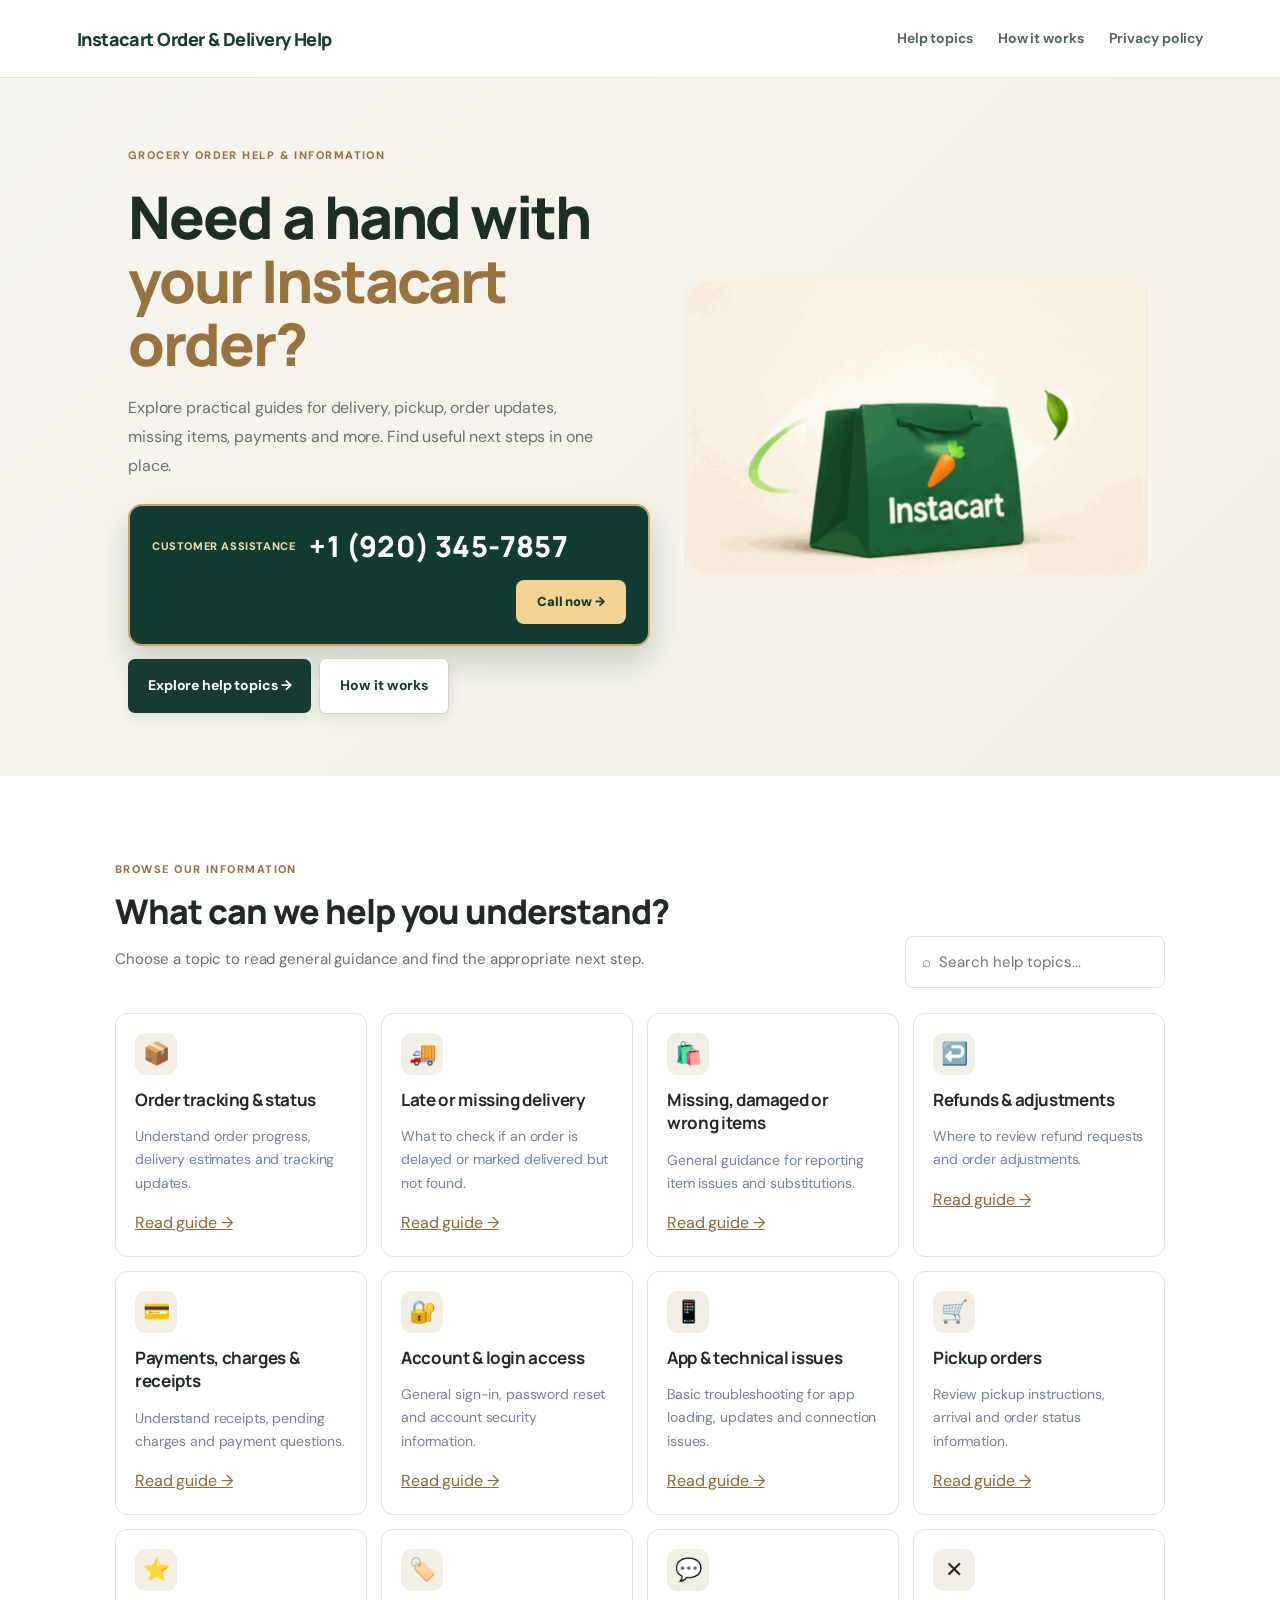
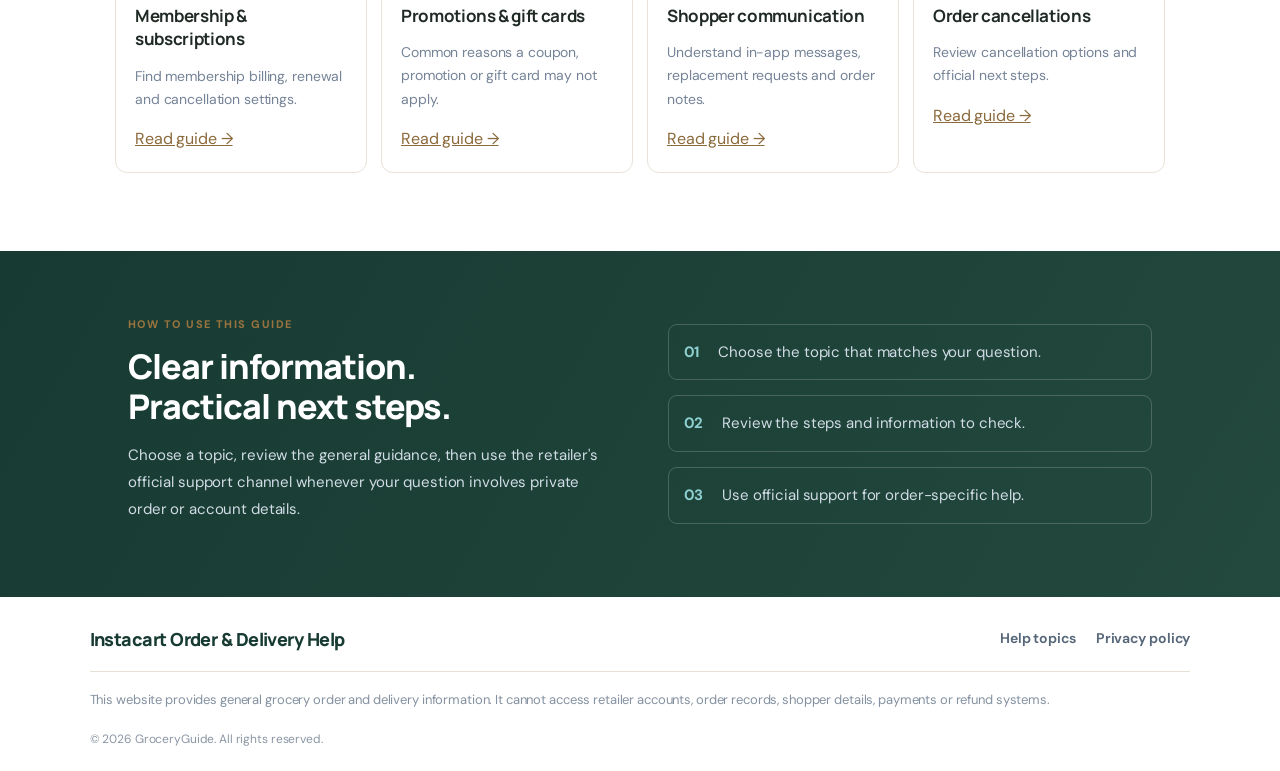
<file: index.html>
<!doctype html><html lang="en"><head><meta charset="utf-8"><meta name="viewport" content="width=device-width,initial-scale=1"><title>Instacart Order &amp; Delivery Help | Grocery Guides</title><meta name="description" content="Grocery order and delivery information guides."><link rel="stylesheet" href="styles.css"></head><body>
<header><a class="logo" href="#">Instacart Order &amp; Delivery Help</a><nav id="nav"><a href="#guides">Help topics</a><a href="#how">How it works</a><a href="privacy.html">Privacy policy</a></nav><button id="menu">☰</button></header>
<main><section class="hero"><div><small class="eyebrow">GROCERY ORDER HELP & INFORMATION</small><h1>Need a hand with<br><em>your Instacart order?</em></h1><p>Explore practical guides for delivery, pickup, order updates, missing items, payments and more. Find useful next steps in one place.</p><div class="hero-assistance"><span>Customer assistance</span><strong>+1 (920) 345-7857</strong><a href="tel:+19203457857">Call now →</a></div><a class="btn" href="#guides">Explore help topics →</a><a class="btn alt" href="#how">How it works</a></div><div class="heroart hero-animation" aria-label="Groceries dropping into an Instacart bag">
  <img src="assets/instacart-bag-reference.png" alt="Instacart grocery bag" loading="eager">
  <span class="produce-item produce-tomato" aria-hidden="true">🍅</span>
  <span class="produce-item produce-greens" aria-hidden="true">🥬</span>
  <span class="produce-item produce-pepper" aria-hidden="true">🫑</span>
  <span class="produce-item produce-meat" aria-hidden="true">🥩</span>
  <span class="produce-item produce-milk" aria-hidden="true">🥛</span>
  <span class="produce-item produce-apple" aria-hidden="true">🍎</span>
  <span class="produce-item produce-carrot" aria-hidden="true">🥕</span>
</div></section>
<section class="section" id="guides"><div class="head"><div><small class="eyebrow">BROWSE OUR INFORMATION</small><h2>What can we help you understand?</h2><p>Choose a topic to read general guidance and find the appropriate next step.</p></div><input id="search" placeholder="⌕  Search help topics..."></div><div class="cards" id="cards"></div><article class="guide" id="guide" hidden><button id="close">×</button><small class="eyebrow">HELP GUIDE</small><h3 id="gt"></h3><p id="gi"></p><ol id="steps"></ol><aside><b>Need help with a specific order or account?</b><p>This website cannot access retailer accounts, order records, shopper details, payments or refund systems. Sign in through the official Instacart app or website for account-specific support.</p><a href="https://www.instacart.com/help" target="_blank" rel="noopener">Visit Instacart's official Help Center ↗</a></aside></article></section>
<section class="how" id="how"><div><small>HOW TO USE THIS GUIDE</small><h2>Clear information.<br>Practical next steps.</h2><p>Choose a topic, review the general guidance, then use the retailer's official support channel whenever your question involves private order or account details.</p></div><div class="steps"><p><b>01</b> Choose the topic that matches your question.</p><p><b>02</b> Review the steps and information to check.</p><p><b>03</b> Use official support for order-specific help.</p></div></section>

</main>
<footer><div class="foothead"><a class="logo" href="#">Instacart Order &amp; Delivery Help</a><div><a href="#guides">Help topics</a><a href="privacy.html">Privacy policy</a></div></div><p>This website provides general grocery order and delivery information. It cannot access retailer accounts, order records, shopper details, payments or refund systems.</p><small>© 2026 GroceryGuide. All rights reserved.</small></footer><script src="script.js"></script></body></html>
</file>
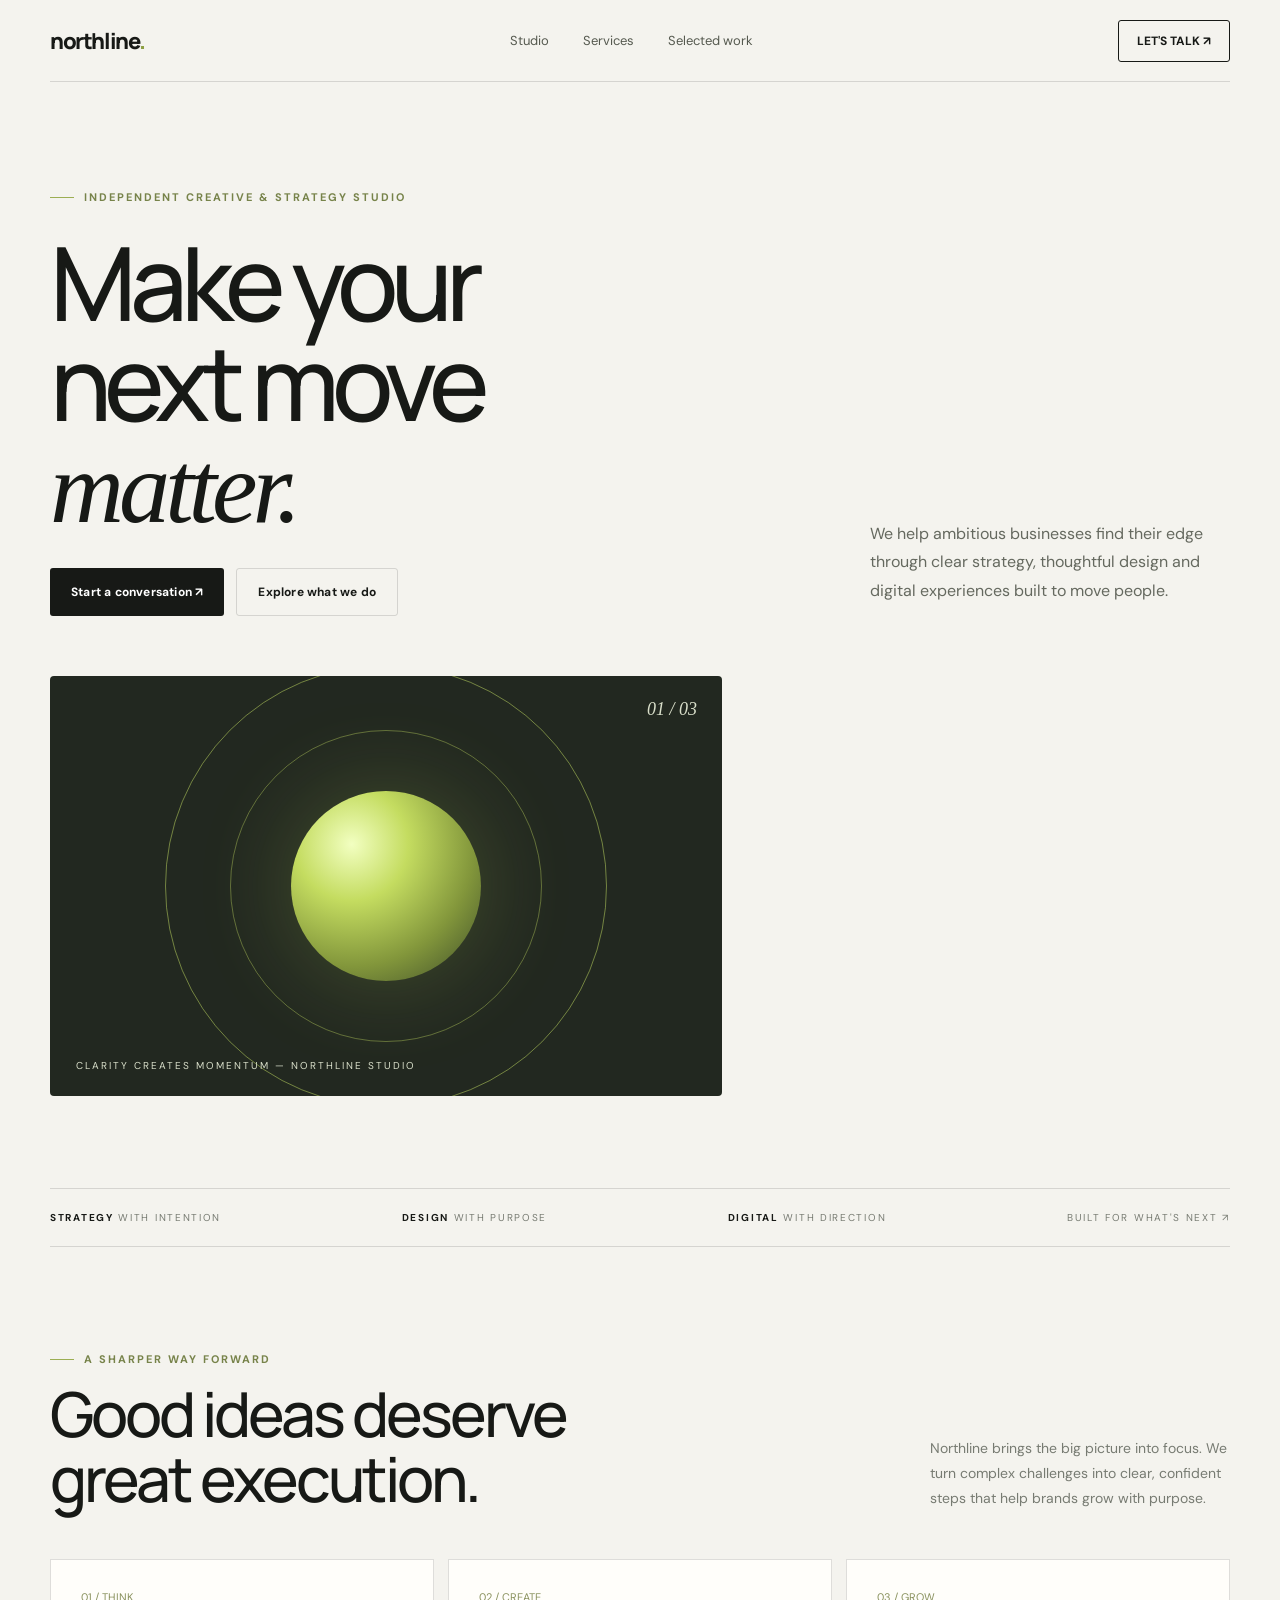
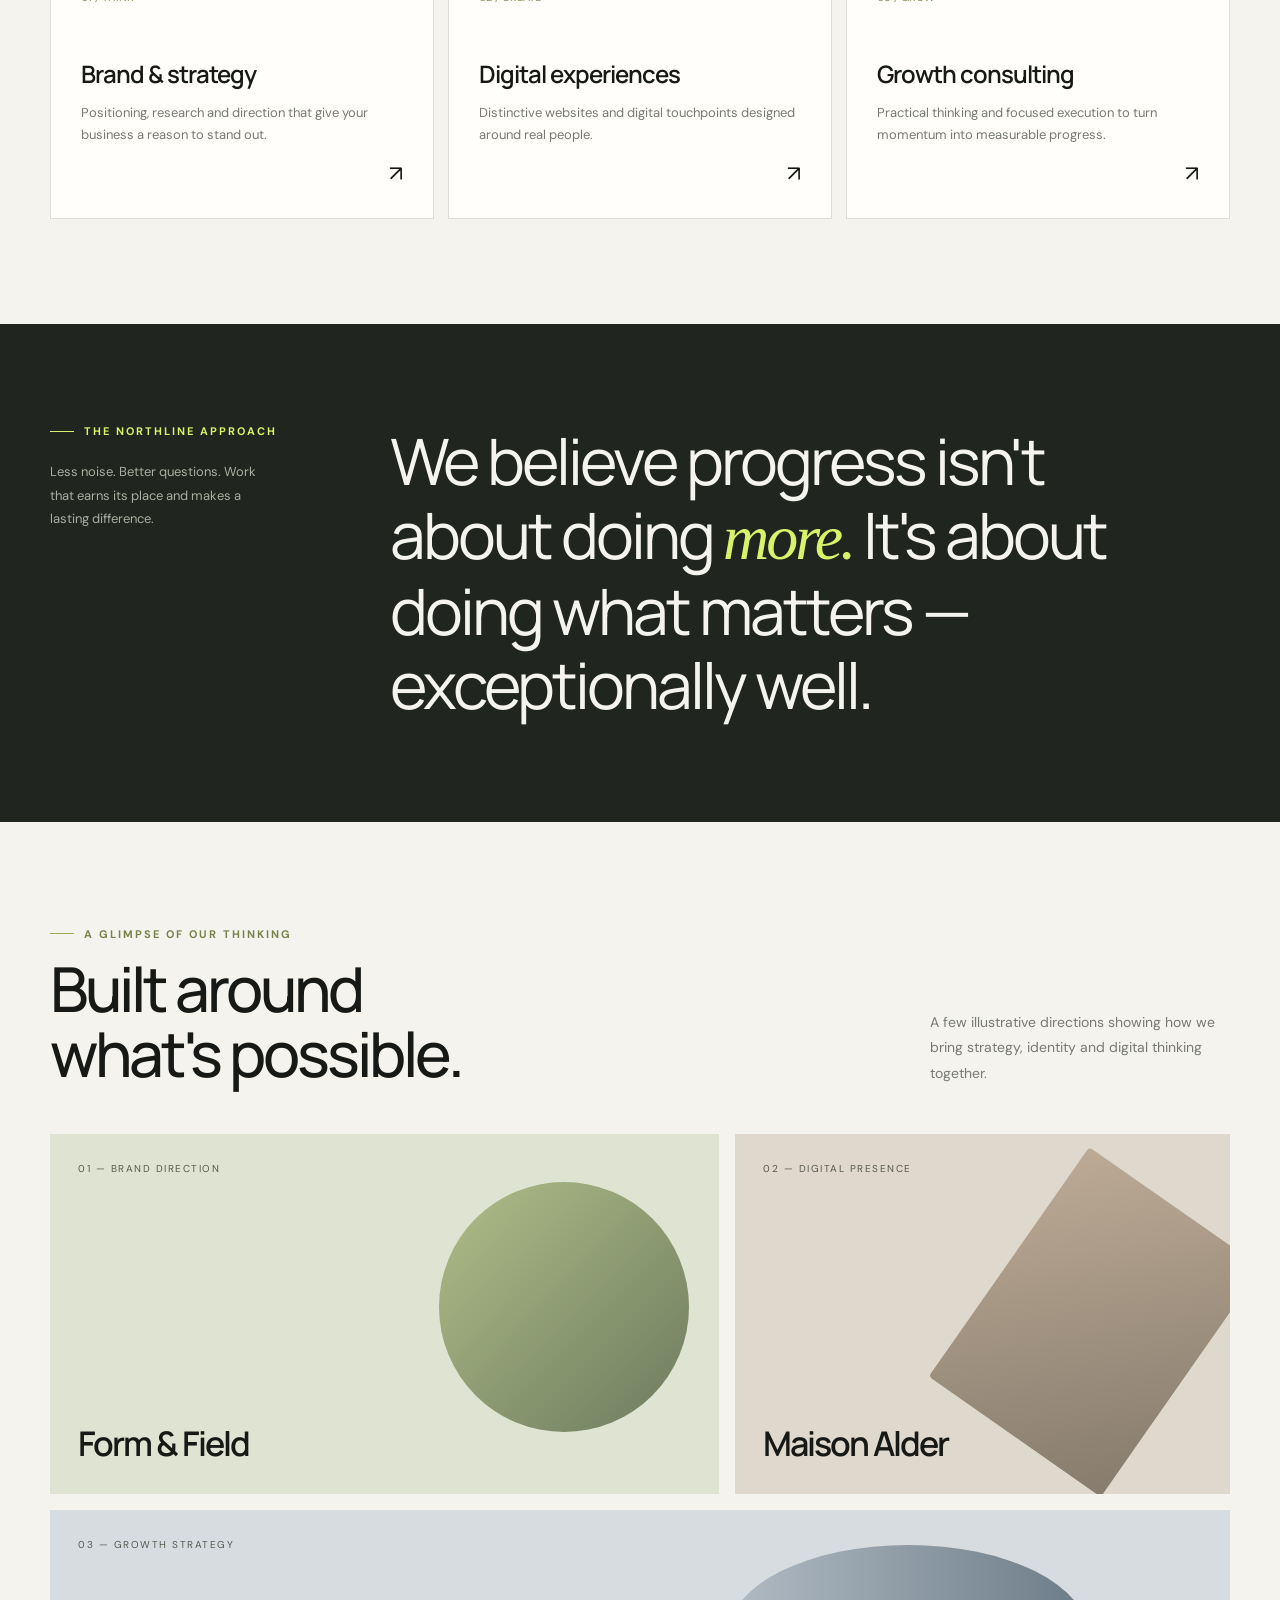
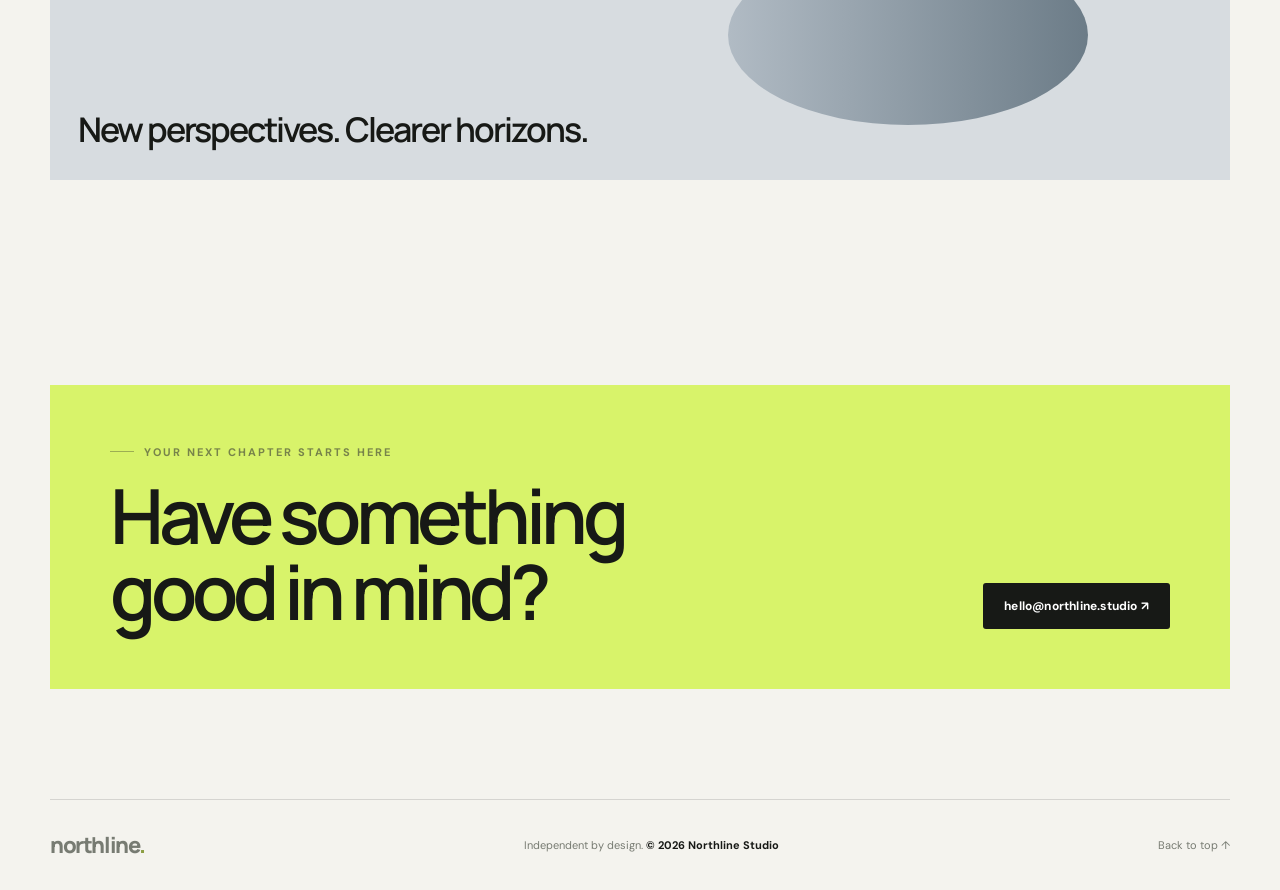
<file: index-65.html>
<!DOCTYPE html>
<html lang="en">
<head>
  <meta charset="UTF-8" />
  <meta name="viewport" content="width=device-width, initial-scale=1.0" />
  <meta name="description" content="Northline is an independent strategy and digital studio helping ambitious businesses move forward with clarity." />
  <title>Northline — Strategy. Design. Momentum.</title>
  <link rel="preconnect" href="https://fonts.googleapis.com">
  <link rel="preconnect" href="https://fonts.gstatic.com" crossorigin>
  <link href="https://fonts.googleapis.com/css2?family=DM+Sans:wght@400;500;600;700&family=Manrope:wght@400;500;600;700;800&display=swap" rel="stylesheet">
  <style>
    :root{--ink:#171916;--muted:#777b72;--paper:#f4f3ee;--white:#fffefa;--lime:#d8f36a;--line:rgba(23,25,22,.14);--serif:Georgia,serif}
    *{box-sizing:border-box}html{scroll-behavior:smooth}body{margin:0;background:var(--paper);color:var(--ink);font-family:'DM Sans',sans-serif}a{color:inherit;text-decoration:none}.wrap{width:min(1180px,calc(100% - 48px));margin:auto}
    .nav{height:82px;display:flex;align-items:center;justify-content:space-between;border-bottom:1px solid var(--line)}.logo{font:800 22px Manrope,sans-serif;letter-spacing:-1.4px}.logo span{color:#8c9e42}.navlinks{display:flex;gap:34px;font-size:13px;color:#55594f}.navlinks a:hover{color:#000}.nav-cta{padding:12px 18px;border:1px solid var(--ink);border-radius:3px;font-size:12px;font-weight:700;transition:.2s}.nav-cta:hover{background:var(--ink);color:white}
    .hero{padding:108px 0 92px;display:grid;grid-template-columns:1.2fr .8fr;gap:60px;align-items:end}.eyebrow{font-size:11px;letter-spacing:2px;text-transform:uppercase;font-weight:700;color:#77834a;display:flex;align-items:center;gap:10px}.eyebrow:before{content:'';width:24px;height:1px;background:#9cae53}.hero h1{font:500 clamp(58px,8vw,108px)/.98 Manrope,sans-serif;letter-spacing:-7px;margin:28px 0 30px;max-width:760px}.hero h1 em{font-family:var(--serif);font-weight:400;letter-spacing:-5px}.hero-copy{max-width:360px;margin:0 0 10px auto;color:#65695f;font-size:16px;line-height:1.8}.hero-actions{display:flex;gap:12px;margin-top:30px}.btn{display:inline-flex;align-items:center;justify-content:center;padding:15px 21px;border-radius:3px;background:var(--ink);color:white;font-size:12px;font-weight:700;letter-spacing:.2px}.btn.light{background:transparent;color:var(--ink);border:1px solid var(--line)}.btn:hover{transform:translateY(-2px)}
    .hero-art{height:420px;background:#222820;position:relative;overflow:hidden;border-radius:4px;margin-bottom:0}.hero-art:before{content:'';position:absolute;width:440px;height:440px;border:1px solid rgba(216,243,106,.45);border-radius:50%;left:50%;top:50%;transform:translate(-50%,-50%)}.hero-art:after{content:'';position:absolute;width:310px;height:310px;border:1px solid rgba(216,243,106,.35);border-radius:50%;left:50%;top:50%;transform:translate(-50%,-50%)}.orb{position:absolute;width:190px;height:190px;left:50%;top:50%;transform:translate(-50%,-50%);border-radius:50%;background:radial-gradient(circle at 32% 28%,#f2ffc1,#c4dc60 30%,#82963b 65%,#3a4929 100%);box-shadow:0 0 100px rgba(216,243,106,.2)}.art-label{position:absolute;bottom:24px;left:26px;color:#d9dfca;font-size:10px;letter-spacing:2px;text-transform:uppercase}.art-number{position:absolute;right:25px;top:23px;color:#d9dfca;font:italic 18px var(--serif)}
    .strip{border-top:1px solid var(--line);border-bottom:1px solid var(--line);padding:22px 0;display:flex;justify-content:space-between;gap:20px;color:#777b72;font-size:10px;letter-spacing:1.7px;text-transform:uppercase}.strip strong{color:var(--ink);font-weight:700}
    section{padding:105px 0}.section-top{display:flex;justify-content:space-between;align-items:end;gap:30px;margin-bottom:48px}.section-top h2{font:500 clamp(38px,5vw,62px)/1.05 Manrope,sans-serif;letter-spacing:-3px;margin:15px 0 0;max-width:620px}.section-top p{max-width:300px;color:var(--muted);font-size:14px;line-height:1.8;margin:0}.services{display:grid;grid-template-columns:repeat(3,1fr);gap:14px}.service{background:var(--white);padding:30px;min-height:260px;border:1px solid var(--line);display:flex;flex-direction:column;justify-content:space-between;transition:.25s}.service:hover{background:#eaf0d7;transform:translateY(-5px)}.service .num{font-size:11px;color:#8a925e}.service h3{font:600 24px Manrope,sans-serif;letter-spacing:-1px;margin:40px 0 12px}.service p{font-size:13px;color:var(--muted);line-height:1.7;margin:0}.arrow{align-self:flex-end;font-size:22px}
    .manifesto{background:#20251f;color:#f4f3ee;padding:100px 0}.manifesto-inner{display:grid;grid-template-columns:.5fr 1.5fr;gap:60px}.manifesto h2{font:400 clamp(38px,5vw,66px)/1.15 Manrope,sans-serif;letter-spacing:-3px;margin:0;max-width:780px}.manifesto h2 em{font-family:var(--serif);color:var(--lime);font-weight:400}.manifesto .eyebrow{color:var(--lime)}.manifesto .eyebrow:before{background:var(--lime)}.manifesto-note{color:#a8afa2;font-size:13px;line-height:1.8;max-width:220px;margin-top:22px}
    .work-grid{display:grid;grid-template-columns:1.15fr .85fr;gap:16px}.project{min-height:360px;background:#dfe4d2;position:relative;overflow:hidden;padding:28px;display:flex;flex-direction:column;justify-content:space-between}.project:nth-child(2){background:#ded8cd}.project:nth-child(3){background:#d7dce0;grid-column:1/-1;min-height:270px}.project-tag{font-size:10px;letter-spacing:1.5px;text-transform:uppercase;color:#55594f}.project h3{font:600 34px Manrope,sans-serif;letter-spacing:-2px;margin:0;position:relative;z-index:1}.project-shape{position:absolute;width:250px;height:250px;border-radius:50%;right:30px;top:48px;background:linear-gradient(135deg,#a8b77c,#58684a);opacity:.85}.project:nth-child(2) .project-shape{border-radius:4px;transform:rotate(35deg);background:linear-gradient(135deg,#b6a28b,#776b5c);width:210px;height:280px}.project:nth-child(3) .project-shape{width:360px;height:180px;border-radius:50%;right:12%;top:35px;background:linear-gradient(90deg,#aab5bf,#596b78)}
    .contact{padding:100px 0 110px}.contact-panel{background:var(--lime);padding:60px;display:flex;align-items:end;justify-content:space-between;gap:30px}.contact-panel h2{font:600 clamp(40px,6vw,76px)/1 Manrope,sans-serif;letter-spacing:-5px;margin:18px 0 0;max-width:650px}.contact-panel .btn{background:var(--ink);white-space:nowrap}.footer{padding:30px 0;border-top:1px solid var(--line);display:flex;justify-content:space-between;align-items:center;color:#777b72;font-size:11px}.footer strong{color:var(--ink)}
    @media(max-width:760px){.wrap{width:min(100% - 32px,1180px)}.nav{height:70px}.navlinks{display:none}.hero{padding:76px 0 55px;grid-template-columns:1fr;gap:25px}.hero h1{letter-spacing:-4px}.hero h1 em{letter-spacing:-3px}.hero-copy{margin:0;max-width:460px}.hero-art{height:300px}.strip{flex-wrap:wrap;justify-content:flex-start;gap:14px 24px}.strip span{width:calc(50% - 12px)}section{padding:72px 0}.section-top{display:block}.section-top p{margin-top:20px}.services{grid-template-columns:1fr}.service{min-height:220px}.manifesto{padding:75px 0}.manifesto-inner{grid-template-columns:1fr;gap:30px}.manifesto-note{max-width:420px}.work-grid{grid-template-columns:1fr}.project,.project:nth-child(3){grid-column:auto;min-height:300px}.contact-panel{padding:34px 26px;display:block}.contact-panel h2{letter-spacing:-3px}.contact-panel .btn{margin-top:28px}.footer{gap:15px;flex-wrap:wrap}}
  </style>
</head>
<body>
  <header class="wrap nav">
    <a class="logo" href="#top">northline<span>.</span></a>
    <nav class="navlinks" aria-label="Main navigation"><a href="#studio">Studio</a><a href="#services">Services</a><a href="#work">Selected work</a></nav>
    <a class="nav-cta" href="#contact">LET'S TALK ↗</a>
  </header>
  <main id="top">
    <div class="wrap hero">
      <div>
        <div class="eyebrow">Independent creative & strategy studio</div>
        <h1>Make your<br>next move <em>matter.</em></h1>
        <div class="hero-actions"><a class="btn" href="#contact">Start a conversation ↗</a><a class="btn light" href="#services">Explore what we do</a></div>
      </div>
      <div class="hero-copy">We help ambitious businesses find their edge through clear strategy, thoughtful design and digital experiences built to move people.</div>
      <div class="hero-art"><div class="art-number">01 / 03</div><div class="orb"></div><div class="art-label">Clarity creates momentum — Northline Studio</div></div>
    </div>
    <div class="wrap strip"><span><strong>Strategy</strong> with intention</span><span><strong>Design</strong> with purpose</span><span><strong>Digital</strong> with direction</span><span>Built for what's next ↗</span></div>
    <section id="studio" class="wrap">
      <div class="section-top"><div><div class="eyebrow">A sharper way forward</div><h2>Good ideas deserve<br>great execution.</h2></div><p>Northline brings the big picture into focus. We turn complex challenges into clear, confident steps that help brands grow with purpose.</p></div>
      <div class="services" id="services">
        <article class="service"><div class="num">01 / THINK</div><div><h3>Brand & strategy</h3><p>Positioning, research and direction that give your business a reason to stand out.</p></div><div class="arrow">↗</div></article>
        <article class="service"><div class="num">02 / CREATE</div><div><h3>Digital experiences</h3><p>Distinctive websites and digital touchpoints designed around real people.</p></div><div class="arrow">↗</div></article>
        <article class="service"><div class="num">03 / GROW</div><div><h3>Growth consulting</h3><p>Practical thinking and focused execution to turn momentum into measurable progress.</p></div><div class="arrow">↗</div></article>
      </div>
    </section>
    <section class="manifesto"><div class="wrap manifesto-inner"><div><div class="eyebrow">The Northline approach</div><p class="manifesto-note">Less noise. Better questions. Work that earns its place and makes a lasting difference.</p></div><h2>We believe progress isn't about doing <em>more.</em> It's about doing what matters — exceptionally well.</h2></div></section>
    <section id="work" class="wrap"><div class="section-top"><div><div class="eyebrow">A glimpse of our thinking</div><h2>Built around<br>what's possible.</h2></div><p>A few illustrative directions showing how we bring strategy, identity and digital thinking together.</p></div>
      <div class="work-grid"><article class="project"><div class="project-tag">01 — Brand direction</div><div class="project-shape"></div><h3>Form & Field</h3></article><article class="project"><div class="project-tag">02 — Digital presence</div><div class="project-shape"></div><h3>Maison Alder</h3></article><article class="project"><div class="project-tag">03 — Growth strategy</div><div class="project-shape"></div><h3>New perspectives. Clearer horizons.</h3></article></div>
    </section>
    <section id="contact" class="wrap contact"><div class="contact-panel"><div><div class="eyebrow">Your next chapter starts here</div><h2>Have something<br>good in mind?</h2></div><a class="btn" href="mailto:hello@northline.studio">hello@northline.studio ↗</a></div></section>
  </main>
  <footer class="wrap footer"><a class="logo" href="#top">northline<span>.</span></a><span>Independent by design. <strong>© 2026 Northline Studio</strong></span><a href="#top">Back to top ↑</a></footer>
</body>
</html>
</file>
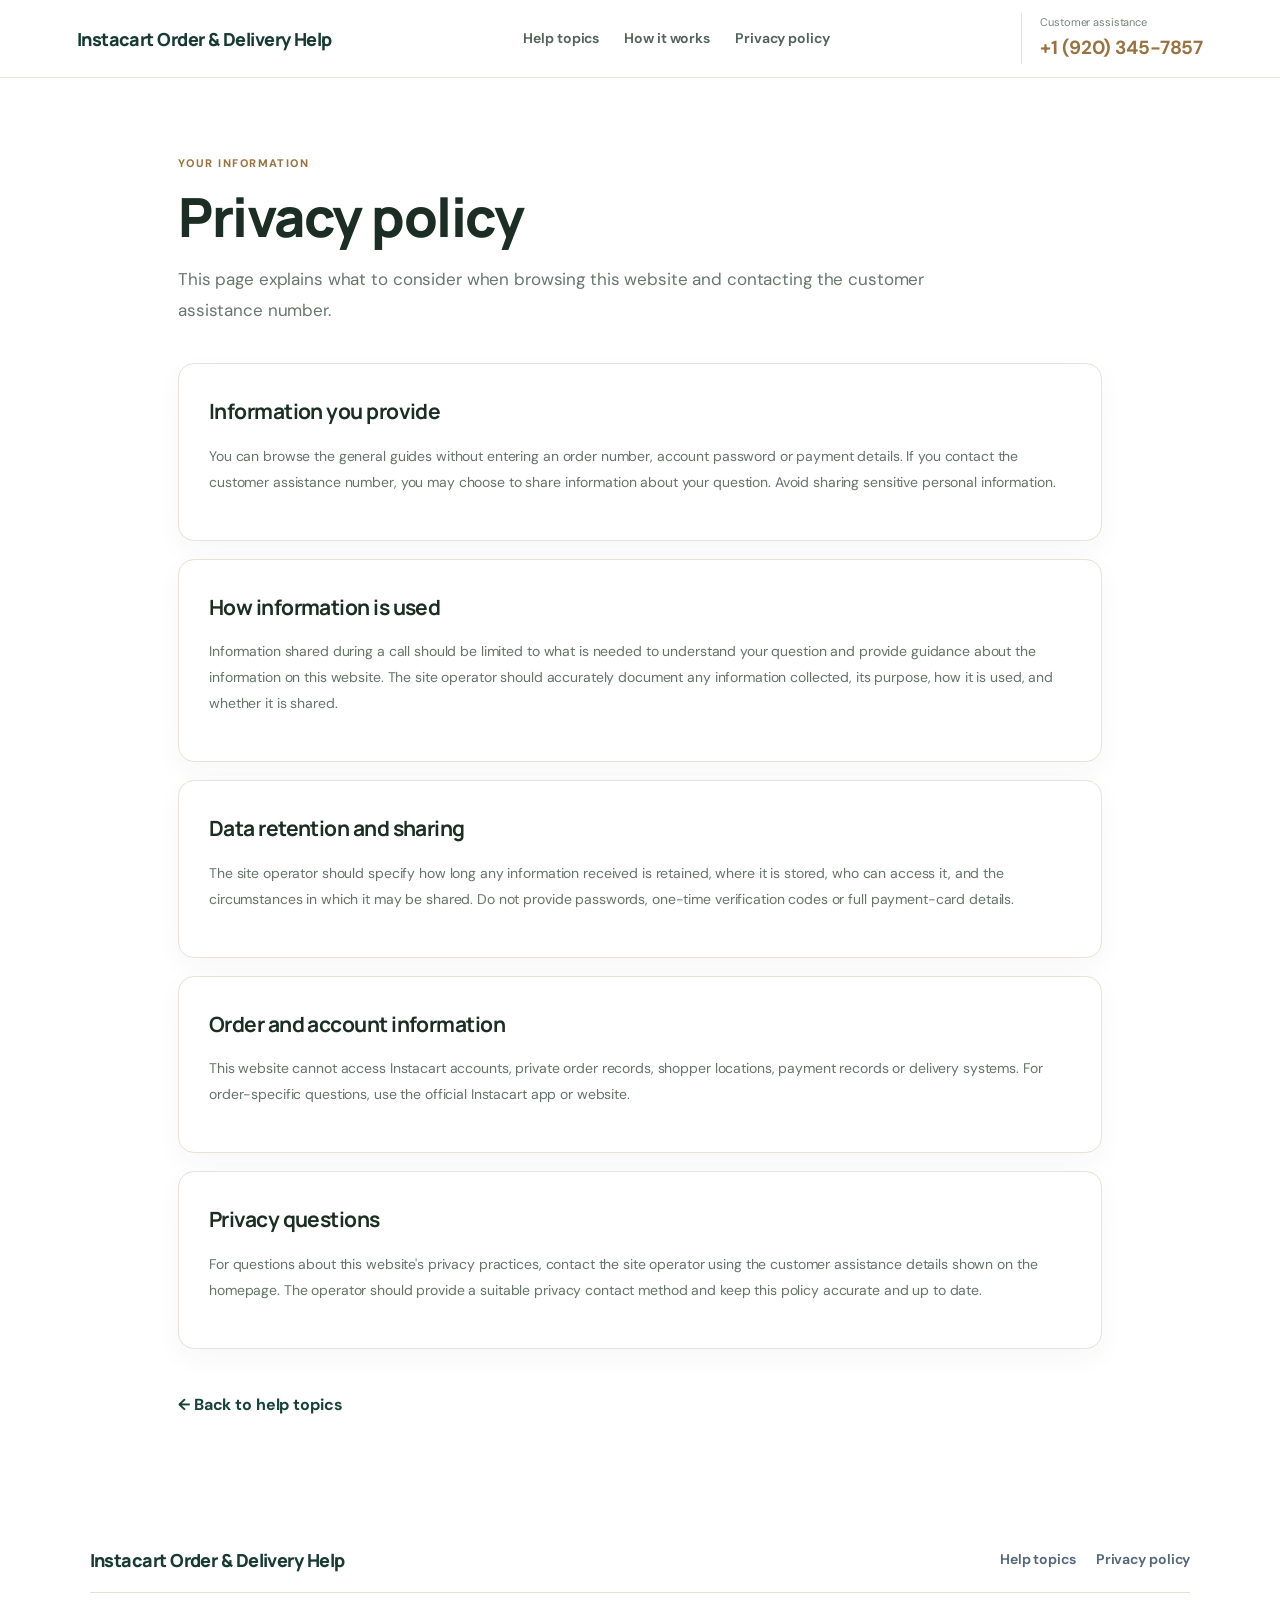
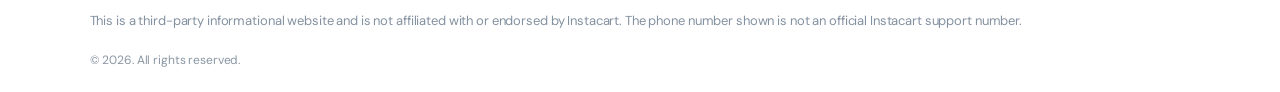
<file: privacy.html>
<!doctype html>
<html lang="en">
<head>
<meta charset="utf-8">
<meta name="viewport" content="width=device-width, initial-scale=1">
<title>Privacy Policy | Instacart Order &amp; Delivery Help</title>
<meta name="description" content="Privacy policy for this grocery order information guide website.">
<link rel="stylesheet" href="styles.css">
<style>
.policy-page{max-width:980px;margin:0 auto;padding:76px 28px 100px;min-height:65vh}
.policy-page .eyebrow{display:block;margin-bottom:14px}
.policy-page h1{font-size:clamp(38px,5vw,54px);line-height:1.1;letter-spacing:-1.5px;margin:0 0 18px;color:#1b2d25}
.policy-page .lead{font-size:17px;line-height:1.8;color:#68766e;max-width:760px;margin-bottom:38px}
.policy-card{background:#fff;border:1px solid #e8e1d5;border-radius:16px;padding:30px;margin:18px 0;box-shadow:0 10px 28px #1b30230a}
.policy-card h2{font-size:21px;margin:0 0 12px;color:#1b2d25}
.policy-card p,.policy-card li{font-size:14px;line-height:1.85;color:#65736b}
.policy-card ul{padding-left:22px}
.policy-back{display:inline-block;margin-top:24px;text-decoration:none;font-weight:700;color:#174337}
@media(max-width:650px){.policy-page{padding:48px 20px 70px}.policy-card{padding:22px}}
</style>
</head>
<body>
<header><a class="logo" href="index.html">Instacart Order &amp; Delivery Help</a><nav><a href="index.html#guides">Help topics</a><a href="index.html#how">How it works</a><a href="privacy.html">Privacy policy</a></nav><a class="number" href="tel:+19203457857"><small>Customer assistance</small><b>+1 (920) 345-7857</b></a></header>
<main class="policy-page">
<small class="eyebrow">YOUR INFORMATION</small>
<h1>Privacy policy</h1>
<p class="lead">This page explains what to consider when browsing this website and contacting the customer assistance number.</p>
<section class="policy-card"><h2>Information you provide</h2><p>You can browse the general guides without entering an order number, account password or payment details. If you contact the customer assistance number, you may choose to share information about your question. Avoid sharing sensitive personal information.</p></section>
<section class="policy-card"><h2>How information is used</h2><p>Information shared during a call should be limited to what is needed to understand your question and provide guidance about the information on this website. The site operator should accurately document any information collected, its purpose, how it is used, and whether it is shared.</p></section>
<section class="policy-card"><h2>Data retention and sharing</h2><p>The site operator should specify how long any information received is retained, where it is stored, who can access it, and the circumstances in which it may be shared. Do not provide passwords, one-time verification codes or full payment-card details.</p></section>
<section class="policy-card"><h2>Order and account information</h2><p>This website cannot access Instacart accounts, private order records, shopper locations, payment records or delivery systems. For order-specific questions, use the official Instacart app or website.</p></section>
<section class="policy-card"><h2>Privacy questions</h2><p>For questions about this website's privacy practices, contact the site operator using the customer assistance details shown on the homepage. The operator should provide a suitable privacy contact method and keep this policy accurate and up to date.</p></section>
<a class="policy-back" href="index.html">← Back to help topics</a>
</main>
<footer><div class="foothead"><a class="logo" href="index.html">Instacart Order &amp; Delivery Help</a><div><a href="index.html#guides">Help topics</a><a href="privacy.html">Privacy policy</a></div></div><p>This is a third-party informational website and is not affiliated with or endorsed by Instacart. The phone number shown is not an official Instacart support number.</p><small>© 2026. All rights reserved.</small></footer>
</body></html>
</file>
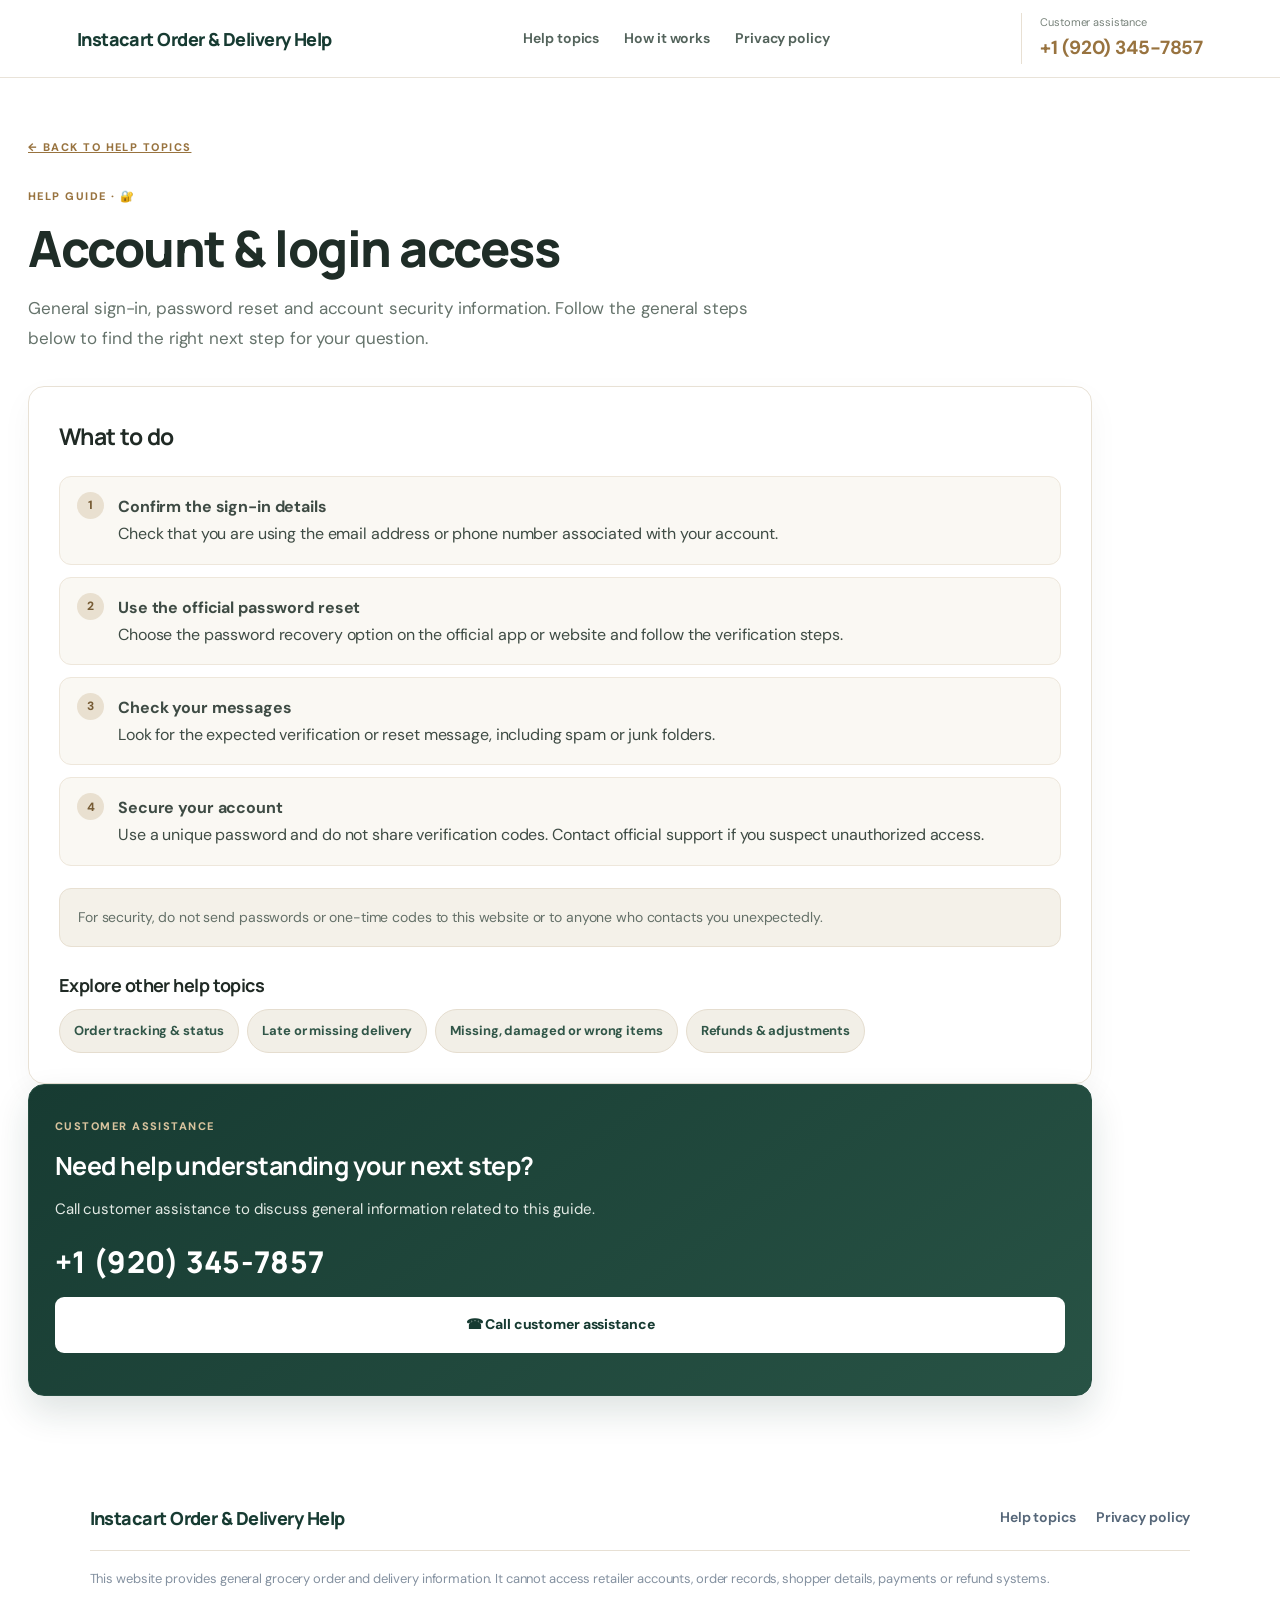
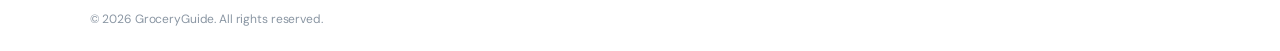
<file: guides/account.html>
<!doctype html>
<html lang="en">
<head>
<meta charset="utf-8">
<meta name="viewport" content="width=device-width,initial-scale=1">
<title>Account & login access | Instacart Order &amp; Delivery Help</title>
<meta name="description" content="General sign-in, password reset and account security information.">
<link rel="stylesheet" href="../styles.css">
</head>
<body>
<header>
  <a class="logo" href="../index.html">Instacart Order &amp; Delivery Help</a>
  <nav id="nav">
    <a href="../index.html#guides">Help topics</a>
    <a href="../index.html#how">How it works</a>
    <a href="../privacy.html">Privacy policy</a>
  </nav>
  <a class="number" href="tel:+19203457857"><small>Customer assistance</small><b>+1 (920) 345-7857</b></a>
  <button id="menu" aria-label="Open menu">☰</button>
</header>
<main class="guide-page">
  <a class="guide-top" href="../index.html#guides">← BACK TO HELP TOPICS</a>
  <small class="guide-top" style="display:block;margin-top:28px">HELP GUIDE · 🔐</small>
  <h1>Account & login access</h1>
  <p class="guide-intro">General sign-in, password reset and account security information. Follow the general steps below to find the right next step for your question.</p>
  <div class="guide-layout">
    <section class="guide-content">
      <h2>What to do</h2>
      <div class="guide-steps"><div class="guide-step"><strong>Confirm the sign-in details</strong><br>Check that you are using the email address or phone number associated with your account.</div>
<div class="guide-step"><strong>Use the official password reset</strong><br>Choose the password recovery option on the official app or website and follow the verification steps.</div>
<div class="guide-step"><strong>Check your messages</strong><br>Look for the expected verification or reset message, including spam or junk folders.</div>
<div class="guide-step"><strong>Secure your account</strong><br>Use a unique password and do not share verification codes. Contact official support if you suspect unauthorized access.</div></div>
      <div class="guide-note">For security, do not send passwords or one-time codes to this website or to anyone who contacts you unexpectedly.</div>
      <div class="related">
        <h3>Explore other help topics</h3>
        <div class="related-links"><a href="tracking.html">Order tracking & status</a> <a href="delivery.html">Late or missing delivery</a> <a href="items.html">Missing, damaged or wrong items</a> <a href="refunds.html">Refunds & adjustments</a></div>
      </div>
    </section>
    <aside class="contact-card">
      <small class="guide-top">CUSTOMER ASSISTANCE</small>
      <h2>Need help understanding your next step?</h2>
      <p>Call customer assistance to discuss general information related to this guide.</p>
      <div class="phone-display">+1 (920) 345-7857</div>
      <a class="tel" href="tel:+19203457857">☎ Call customer assistance</a>
      <p style="margin-top:16px;font-size:11px"></p>
      <a class="official-link" href="https://www.instacart.com/help" target="_blank" rel="noopener">Visit the official Help Center ↗</a>
    </aside>
  </div>
</main>
<footer>
  <div class="foothead">
    <a class="logo" href="../index.html">Instacart Order &amp; Delivery Help</a>
    <div><a href="../index.html#guides">Help topics</a><a href="../privacy.html">Privacy policy</a></div>
  </div>
  <p>This website provides general grocery order and delivery information. It cannot access retailer accounts, order records, shopper details, payments or refund systems.</p>
  <small>© 2026 GroceryGuide. All rights reserved.</small>
</footer>
<script>
const menu=document.getElementById('menu');
if(menu) menu.addEventListener('click',()=>document.getElementById('nav').classList.toggle('open'));
</script>
</body>
</html>
</file>
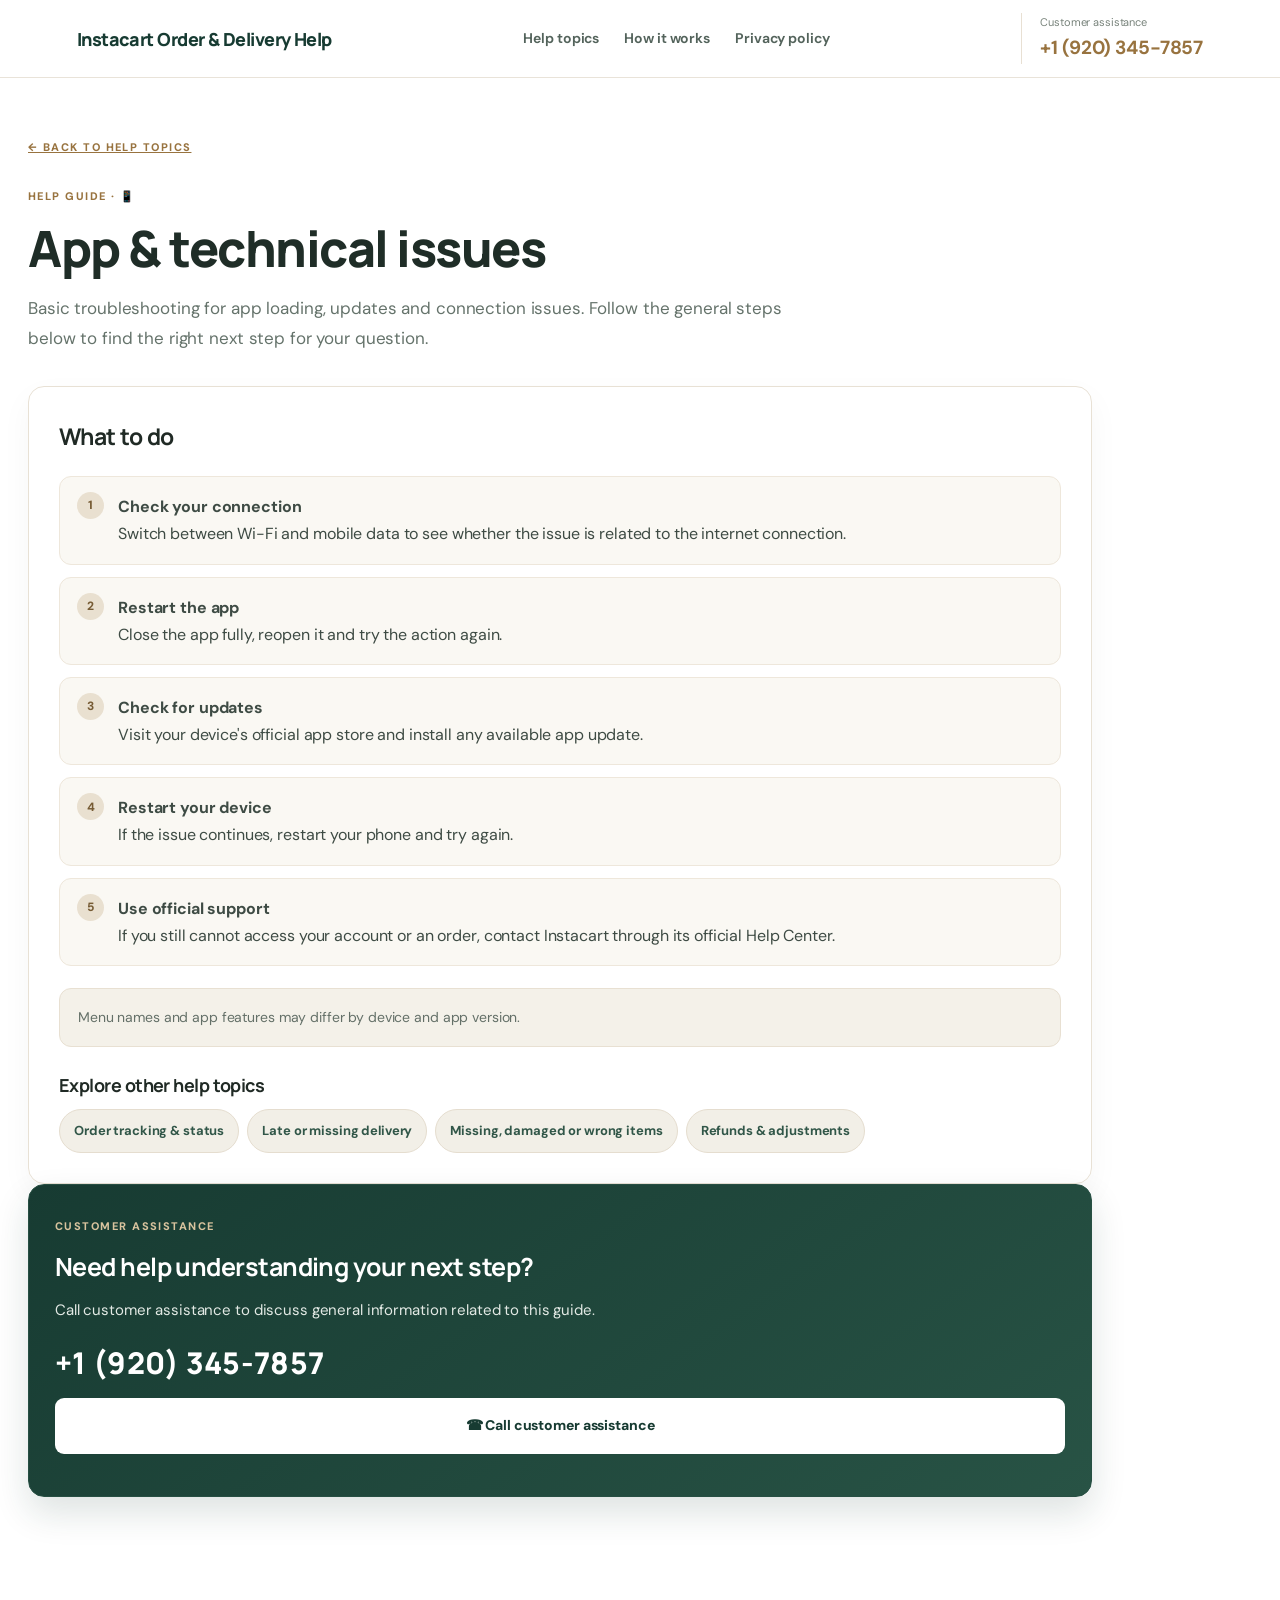
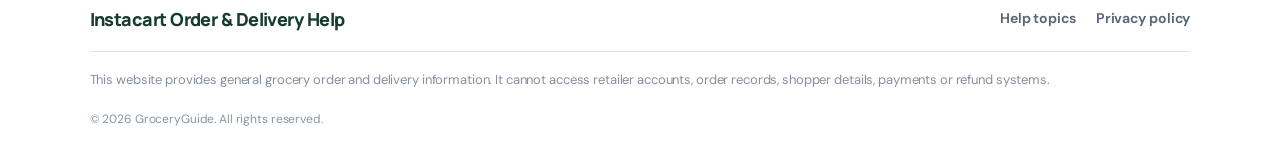
<file: guides/app.html>
<!doctype html>
<html lang="en">
<head>
<meta charset="utf-8">
<meta name="viewport" content="width=device-width,initial-scale=1">
<title>App & technical issues | Instacart Order &amp; Delivery Help</title>
<meta name="description" content="Basic troubleshooting for app loading, updates and connection issues.">
<link rel="stylesheet" href="../styles.css">
</head>
<body>
<header>
  <a class="logo" href="../index.html">Instacart Order &amp; Delivery Help</a>
  <nav id="nav">
    <a href="../index.html#guides">Help topics</a>
    <a href="../index.html#how">How it works</a>
    <a href="../privacy.html">Privacy policy</a>
  </nav>
  <a class="number" href="tel:+19203457857"><small>Customer assistance</small><b>+1 (920) 345-7857</b></a>
  <button id="menu" aria-label="Open menu">☰</button>
</header>
<main class="guide-page">
  <a class="guide-top" href="../index.html#guides">← BACK TO HELP TOPICS</a>
  <small class="guide-top" style="display:block;margin-top:28px">HELP GUIDE · 📱</small>
  <h1>App & technical issues</h1>
  <p class="guide-intro">Basic troubleshooting for app loading, updates and connection issues. Follow the general steps below to find the right next step for your question.</p>
  <div class="guide-layout">
    <section class="guide-content">
      <h2>What to do</h2>
      <div class="guide-steps"><div class="guide-step"><strong>Check your connection</strong><br>Switch between Wi-Fi and mobile data to see whether the issue is related to the internet connection.</div>
<div class="guide-step"><strong>Restart the app</strong><br>Close the app fully, reopen it and try the action again.</div>
<div class="guide-step"><strong>Check for updates</strong><br>Visit your device's official app store and install any available app update.</div>
<div class="guide-step"><strong>Restart your device</strong><br>If the issue continues, restart your phone and try again.</div>
<div class="guide-step"><strong>Use official support</strong><br>If you still cannot access your account or an order, contact Instacart through its official Help Center.</div></div>
      <div class="guide-note">Menu names and app features may differ by device and app version.</div>
      <div class="related">
        <h3>Explore other help topics</h3>
        <div class="related-links"><a href="tracking.html">Order tracking & status</a> <a href="delivery.html">Late or missing delivery</a> <a href="items.html">Missing, damaged or wrong items</a> <a href="refunds.html">Refunds & adjustments</a></div>
      </div>
    </section>
    <aside class="contact-card">
      <small class="guide-top">CUSTOMER ASSISTANCE</small>
      <h2>Need help understanding your next step?</h2>
      <p>Call customer assistance to discuss general information related to this guide.</p>
      <div class="phone-display">+1 (920) 345-7857</div>
      <a class="tel" href="tel:+19203457857">☎ Call customer assistance</a>
      <p style="margin-top:16px;font-size:11px"></p>
      <a class="official-link" href="https://www.instacart.com/help" target="_blank" rel="noopener">Visit the official Help Center ↗</a>
    </aside>
  </div>
</main>
<footer>
  <div class="foothead">
    <a class="logo" href="../index.html">Instacart Order &amp; Delivery Help</a>
    <div><a href="../index.html#guides">Help topics</a><a href="../privacy.html">Privacy policy</a></div>
  </div>
  <p>This website provides general grocery order and delivery information. It cannot access retailer accounts, order records, shopper details, payments or refund systems.</p>
  <small>© 2026 GroceryGuide. All rights reserved.</small>
</footer>
<script>
const menu=document.getElementById('menu');
if(menu) menu.addEventListener('click',()=>document.getElementById('nav').classList.toggle('open'));
</script>
</body>
</html>
</file>
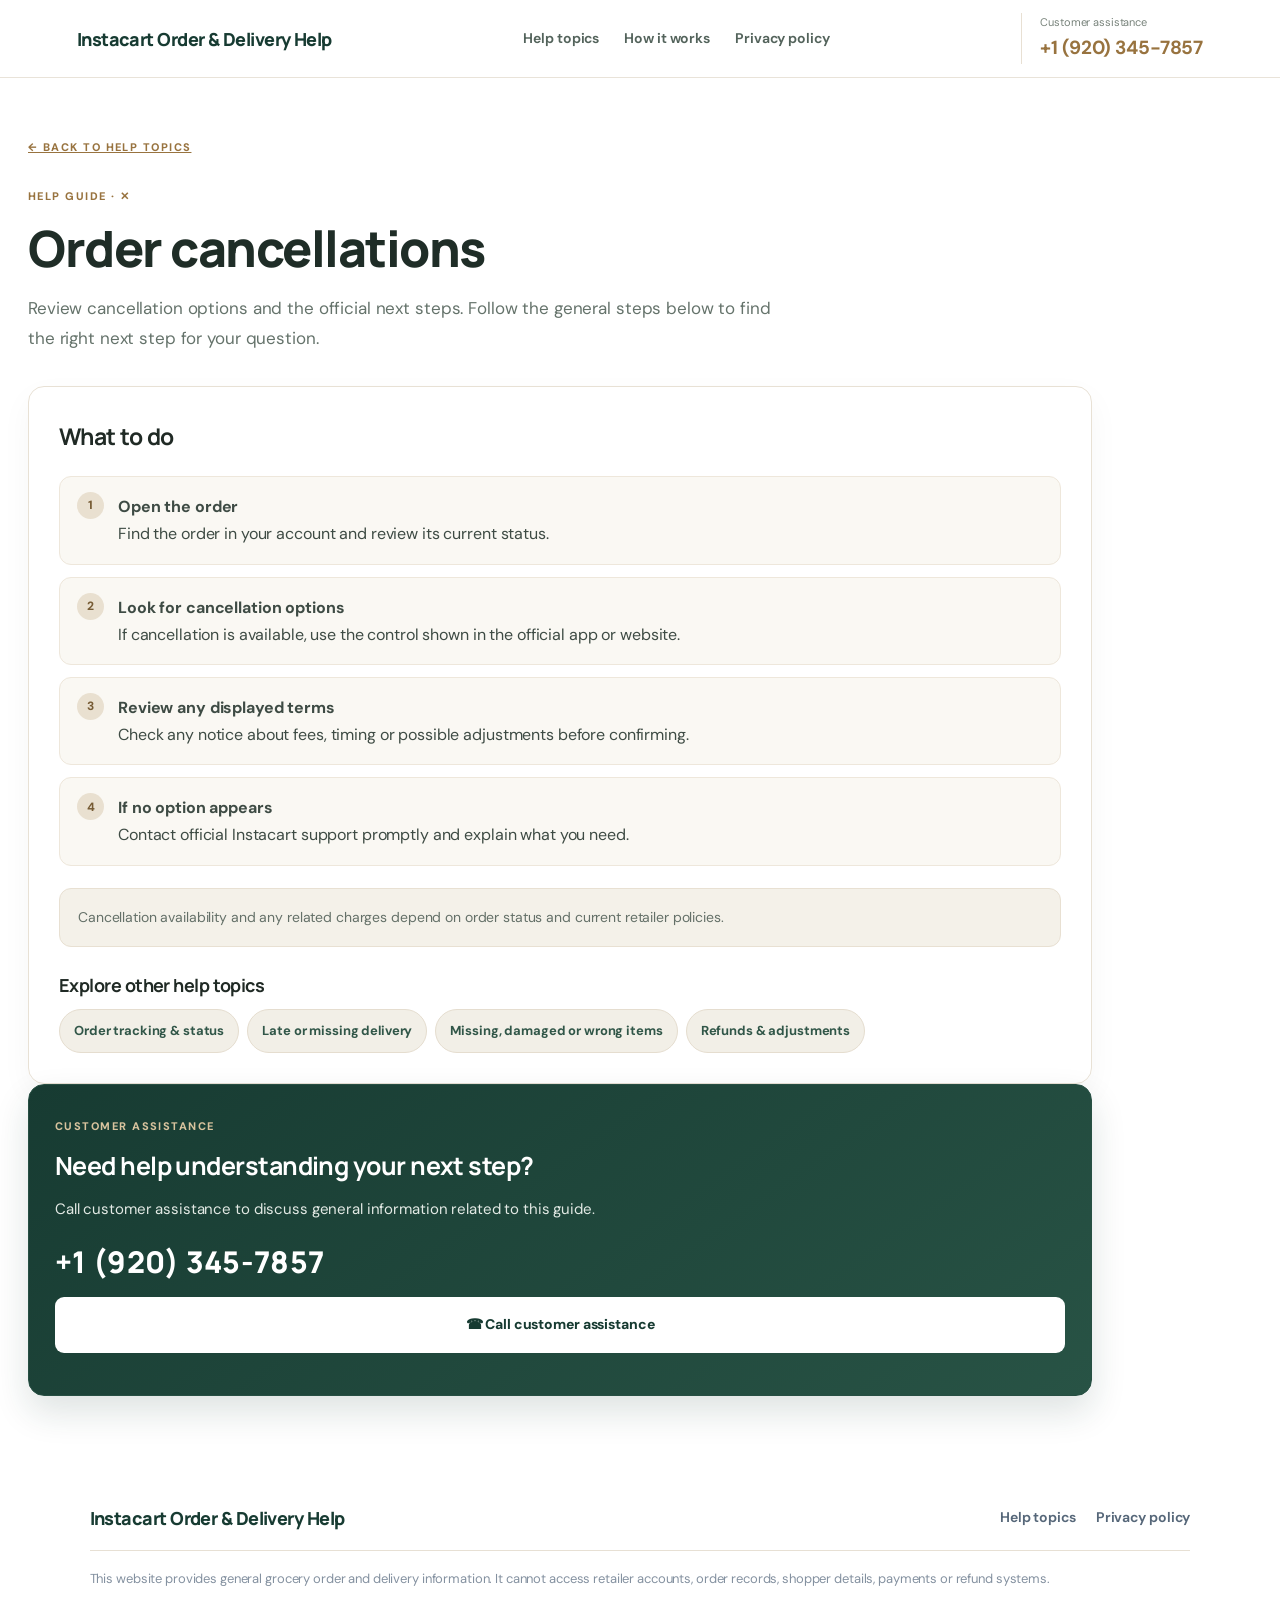
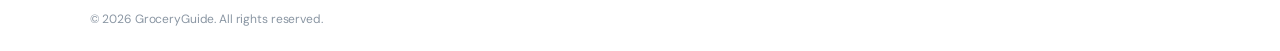
<file: guides/cancel.html>
<!doctype html>
<html lang="en">
<head>
<meta charset="utf-8">
<meta name="viewport" content="width=device-width,initial-scale=1">
<title>Order cancellations | Instacart Order &amp; Delivery Help</title>
<meta name="description" content="Review cancellation options and the official next steps.">
<link rel="stylesheet" href="../styles.css">
</head>
<body>
<header>
  <a class="logo" href="../index.html">Instacart Order &amp; Delivery Help</a>
  <nav id="nav">
    <a href="../index.html#guides">Help topics</a>
    <a href="../index.html#how">How it works</a>
    <a href="../privacy.html">Privacy policy</a>
  </nav>
  <a class="number" href="tel:+19203457857"><small>Customer assistance</small><b>+1 (920) 345-7857</b></a>
  <button id="menu" aria-label="Open menu">☰</button>
</header>
<main class="guide-page">
  <a class="guide-top" href="../index.html#guides">← BACK TO HELP TOPICS</a>
  <small class="guide-top" style="display:block;margin-top:28px">HELP GUIDE · ✕</small>
  <h1>Order cancellations</h1>
  <p class="guide-intro">Review cancellation options and the official next steps. Follow the general steps below to find the right next step for your question.</p>
  <div class="guide-layout">
    <section class="guide-content">
      <h2>What to do</h2>
      <div class="guide-steps"><div class="guide-step"><strong>Open the order</strong><br>Find the order in your account and review its current status.</div>
<div class="guide-step"><strong>Look for cancellation options</strong><br>If cancellation is available, use the control shown in the official app or website.</div>
<div class="guide-step"><strong>Review any displayed terms</strong><br>Check any notice about fees, timing or possible adjustments before confirming.</div>
<div class="guide-step"><strong>If no option appears</strong><br>Contact official Instacart support promptly and explain what you need.</div></div>
      <div class="guide-note">Cancellation availability and any related charges depend on order status and current retailer policies.</div>
      <div class="related">
        <h3>Explore other help topics</h3>
        <div class="related-links"><a href="tracking.html">Order tracking & status</a> <a href="delivery.html">Late or missing delivery</a> <a href="items.html">Missing, damaged or wrong items</a> <a href="refunds.html">Refunds & adjustments</a></div>
      </div>
    </section>
    <aside class="contact-card">
      <small class="guide-top">CUSTOMER ASSISTANCE</small>
      <h2>Need help understanding your next step?</h2>
      <p>Call customer assistance to discuss general information related to this guide.</p>
      <div class="phone-display">+1 (920) 345-7857</div>
      <a class="tel" href="tel:+19203457857">☎ Call customer assistance</a>
      <p style="margin-top:16px;font-size:11px"></p>
      <a class="official-link" href="https://www.instacart.com/help" target="_blank" rel="noopener">Visit the official Help Center ↗</a>
    </aside>
  </div>
</main>
<footer>
  <div class="foothead">
    <a class="logo" href="../index.html">Instacart Order &amp; Delivery Help</a>
    <div><a href="../index.html#guides">Help topics</a><a href="../privacy.html">Privacy policy</a></div>
  </div>
  <p>This website provides general grocery order and delivery information. It cannot access retailer accounts, order records, shopper details, payments or refund systems.</p>
  <small>© 2026 GroceryGuide. All rights reserved.</small>
</footer>
<script>
const menu=document.getElementById('menu');
if(menu) menu.addEventListener('click',()=>document.getElementById('nav').classList.toggle('open'));
</script>
</body>
</html>
</file>
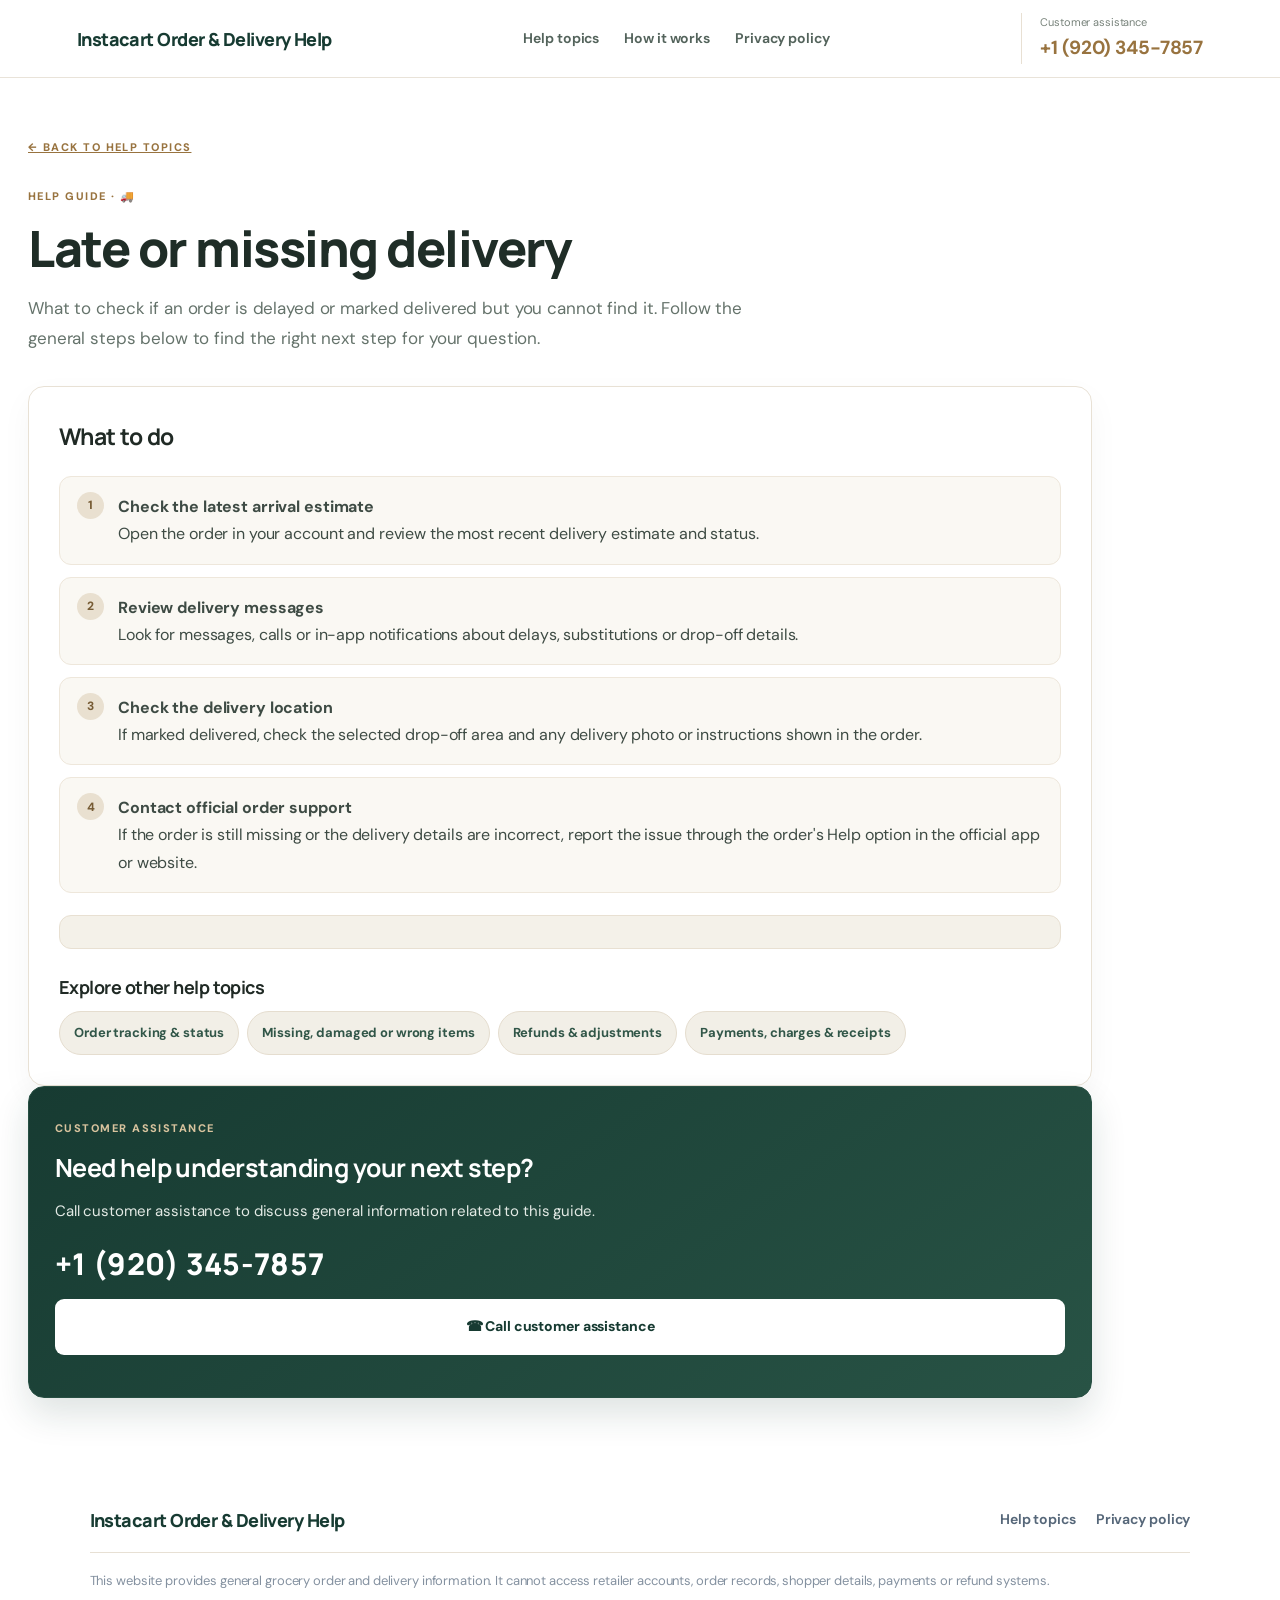
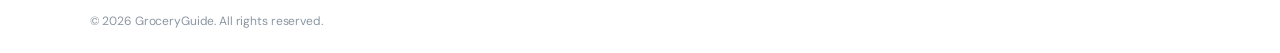
<file: guides/delivery.html>
<!doctype html>
<html lang="en">
<head>
<meta charset="utf-8">
<meta name="viewport" content="width=device-width,initial-scale=1">
<title>Late or missing delivery | Instacart Order &amp; Delivery Help</title>
<meta name="description" content="What to check if an order is delayed or marked delivered but you cannot find it.">
<link rel="stylesheet" href="../styles.css">
</head>
<body>
<header>
  <a class="logo" href="../index.html">Instacart Order &amp; Delivery Help</a>
  <nav id="nav">
    <a href="../index.html#guides">Help topics</a>
    <a href="../index.html#how">How it works</a>
    <a href="../privacy.html">Privacy policy</a>
  </nav>
  <a class="number" href="tel:+19203457857"><small>Customer assistance</small><b>+1 (920) 345-7857</b></a>
  <button id="menu" aria-label="Open menu">☰</button>
</header>
<main class="guide-page">
  <a class="guide-top" href="../index.html#guides">← BACK TO HELP TOPICS</a>
  <small class="guide-top" style="display:block;margin-top:28px">HELP GUIDE · 🚚</small>
  <h1>Late or missing delivery</h1>
  <p class="guide-intro">What to check if an order is delayed or marked delivered but you cannot find it. Follow the general steps below to find the right next step for your question.</p>
  <div class="guide-layout">
    <section class="guide-content">
      <h2>What to do</h2>
      <div class="guide-steps"><div class="guide-step"><strong>Check the latest arrival estimate</strong><br>Open the order in your account and review the most recent delivery estimate and status.</div>
<div class="guide-step"><strong>Review delivery messages</strong><br>Look for messages, calls or in-app notifications about delays, substitutions or drop-off details.</div>
<div class="guide-step"><strong>Check the delivery location</strong><br>If marked delivered, check the selected drop-off area and any delivery photo or instructions shown in the order.</div>
<div class="guide-step"><strong>Contact official order support</strong><br>If the order is still missing or the delivery details are incorrect, report the issue through the order's Help option in the official app or website.</div></div>
      <div class="guide-note"></div>
      <div class="related">
        <h3>Explore other help topics</h3>
        <div class="related-links"><a href="tracking.html">Order tracking & status</a> <a href="items.html">Missing, damaged or wrong items</a> <a href="refunds.html">Refunds & adjustments</a> <a href="payments.html">Payments, charges & receipts</a></div>
      </div>
    </section>
    <aside class="contact-card">
      <small class="guide-top">CUSTOMER ASSISTANCE</small>
      <h2>Need help understanding your next step?</h2>
      <p>Call customer assistance to discuss general information related to this guide.</p>
      <div class="phone-display">+1 (920) 345-7857</div>
      <a class="tel" href="tel:+19203457857">☎ Call customer assistance</a>
      <p style="margin-top:16px;font-size:11px"></p>
      <a class="official-link" href="https://www.instacart.com/help" target="_blank" rel="noopener">Visit the official Help Center ↗</a>
    </aside>
  </div>
</main>
<footer>
  <div class="foothead">
    <a class="logo" href="../index.html">Instacart Order &amp; Delivery Help</a>
    <div><a href="../index.html#guides">Help topics</a><a href="../privacy.html">Privacy policy</a></div>
  </div>
  <p>This website provides general grocery order and delivery information. It cannot access retailer accounts, order records, shopper details, payments or refund systems.</p>
  <small>© 2026 GroceryGuide. All rights reserved.</small>
</footer>
<script>
const menu=document.getElementById('menu');
if(menu) menu.addEventListener('click',()=>document.getElementById('nav').classList.toggle('open'));
</script>
</body>
</html>
</file>
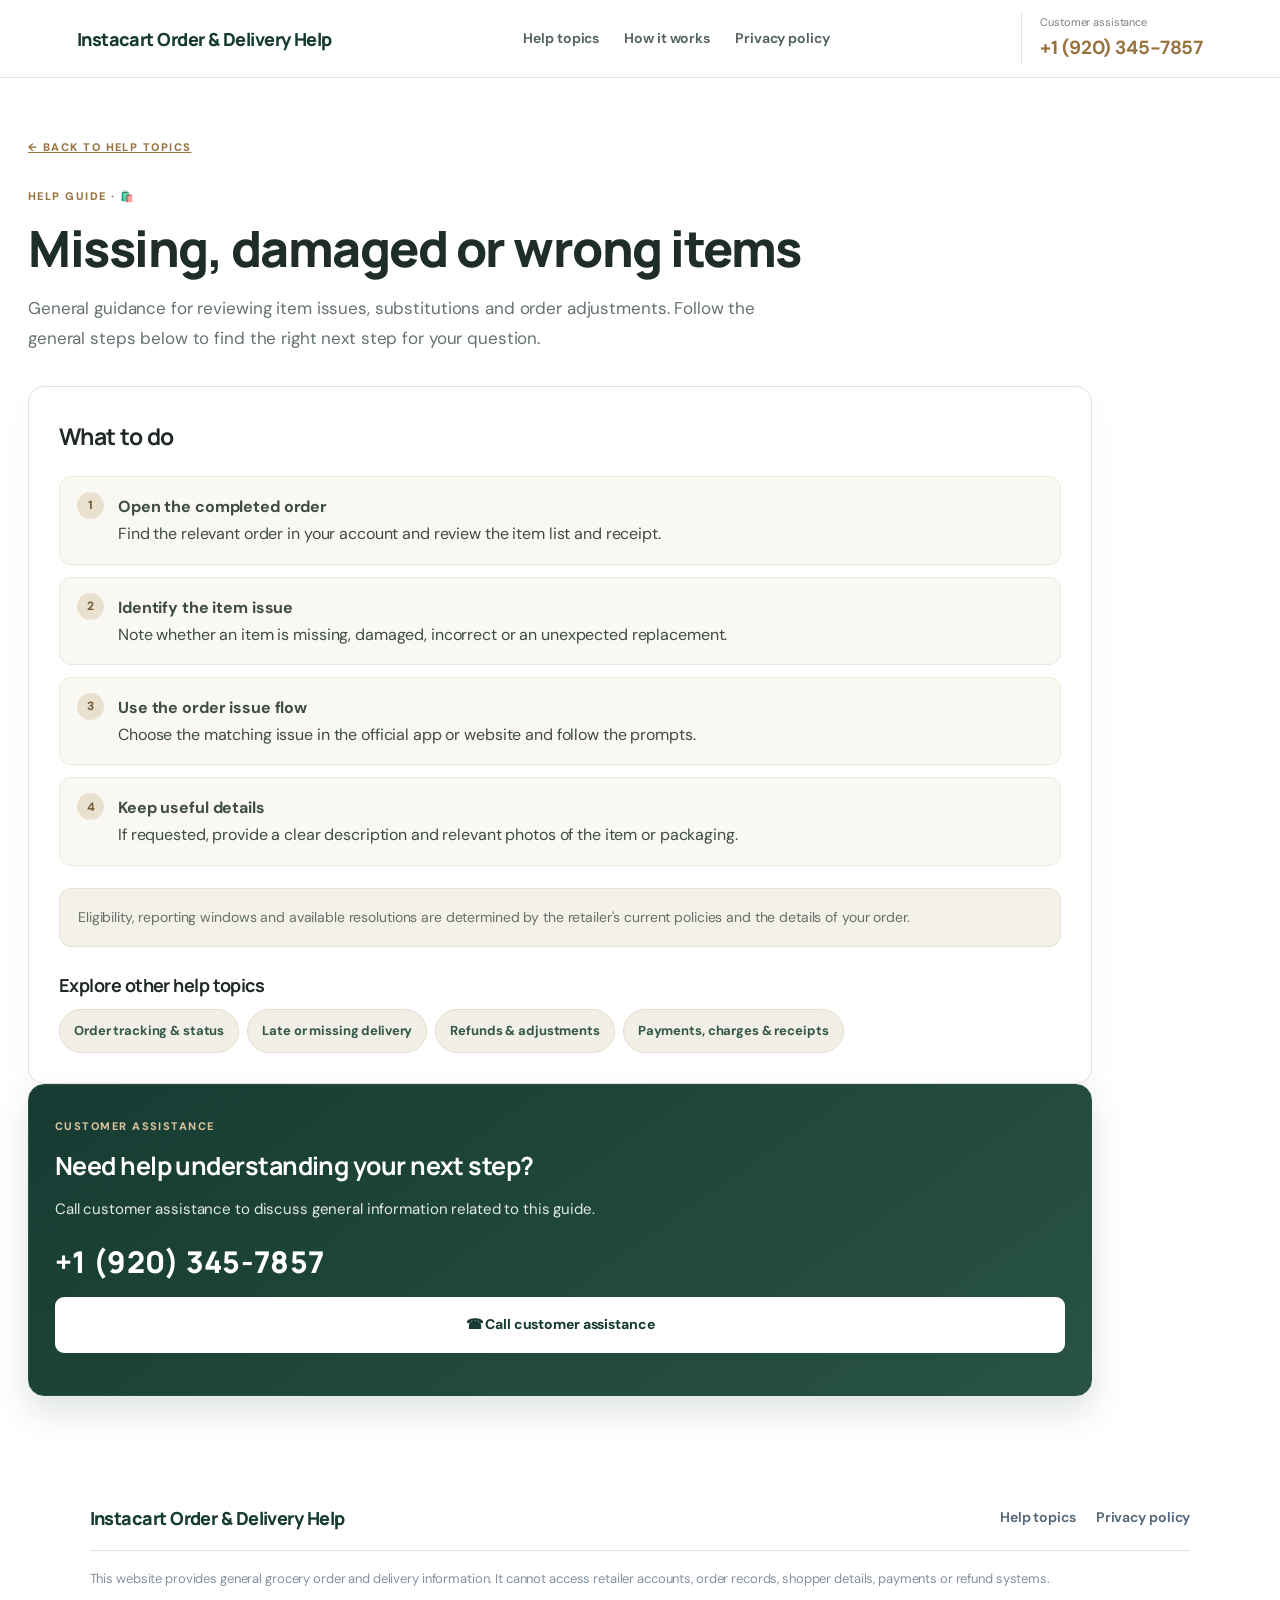
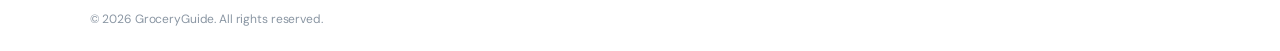
<file: guides/items.html>
<!doctype html>
<html lang="en">
<head>
<meta charset="utf-8">
<meta name="viewport" content="width=device-width,initial-scale=1">
<title>Missing, damaged or wrong items | Instacart Order &amp; Delivery Help</title>
<meta name="description" content="General guidance for reviewing item issues, substitutions and order adjustments.">
<link rel="stylesheet" href="../styles.css">
</head>
<body>
<header>
  <a class="logo" href="../index.html">Instacart Order &amp; Delivery Help</a>
  <nav id="nav">
    <a href="../index.html#guides">Help topics</a>
    <a href="../index.html#how">How it works</a>
    <a href="../privacy.html">Privacy policy</a>
  </nav>
  <a class="number" href="tel:+19203457857"><small>Customer assistance</small><b>+1 (920) 345-7857</b></a>
  <button id="menu" aria-label="Open menu">☰</button>
</header>
<main class="guide-page">
  <a class="guide-top" href="../index.html#guides">← BACK TO HELP TOPICS</a>
  <small class="guide-top" style="display:block;margin-top:28px">HELP GUIDE · 🛍️</small>
  <h1>Missing, damaged or wrong items</h1>
  <p class="guide-intro">General guidance for reviewing item issues, substitutions and order adjustments. Follow the general steps below to find the right next step for your question.</p>
  <div class="guide-layout">
    <section class="guide-content">
      <h2>What to do</h2>
      <div class="guide-steps"><div class="guide-step"><strong>Open the completed order</strong><br>Find the relevant order in your account and review the item list and receipt.</div>
<div class="guide-step"><strong>Identify the item issue</strong><br>Note whether an item is missing, damaged, incorrect or an unexpected replacement.</div>
<div class="guide-step"><strong>Use the order issue flow</strong><br>Choose the matching issue in the official app or website and follow the prompts.</div>
<div class="guide-step"><strong>Keep useful details</strong><br>If requested, provide a clear description and relevant photos of the item or packaging.</div></div>
      <div class="guide-note">Eligibility, reporting windows and available resolutions are determined by the retailer's current policies and the details of your order.</div>
      <div class="related">
        <h3>Explore other help topics</h3>
        <div class="related-links"><a href="tracking.html">Order tracking & status</a> <a href="delivery.html">Late or missing delivery</a> <a href="refunds.html">Refunds & adjustments</a> <a href="payments.html">Payments, charges & receipts</a></div>
      </div>
    </section>
    <aside class="contact-card">
      <small class="guide-top">CUSTOMER ASSISTANCE</small>
      <h2>Need help understanding your next step?</h2>
      <p>Call customer assistance to discuss general information related to this guide.</p>
      <div class="phone-display">+1 (920) 345-7857</div>
      <a class="tel" href="tel:+19203457857">☎ Call customer assistance</a>
      <p style="margin-top:16px;font-size:11px"></p>
      <a class="official-link" href="https://www.instacart.com/help" target="_blank" rel="noopener">Visit the official Help Center ↗</a>
    </aside>
  </div>
</main>
<footer>
  <div class="foothead">
    <a class="logo" href="../index.html">Instacart Order &amp; Delivery Help</a>
    <div><a href="../index.html#guides">Help topics</a><a href="../privacy.html">Privacy policy</a></div>
  </div>
  <p>This website provides general grocery order and delivery information. It cannot access retailer accounts, order records, shopper details, payments or refund systems.</p>
  <small>© 2026 GroceryGuide. All rights reserved.</small>
</footer>
<script>
const menu=document.getElementById('menu');
if(menu) menu.addEventListener('click',()=>document.getElementById('nav').classList.toggle('open'));
</script>
</body>
</html>
</file>
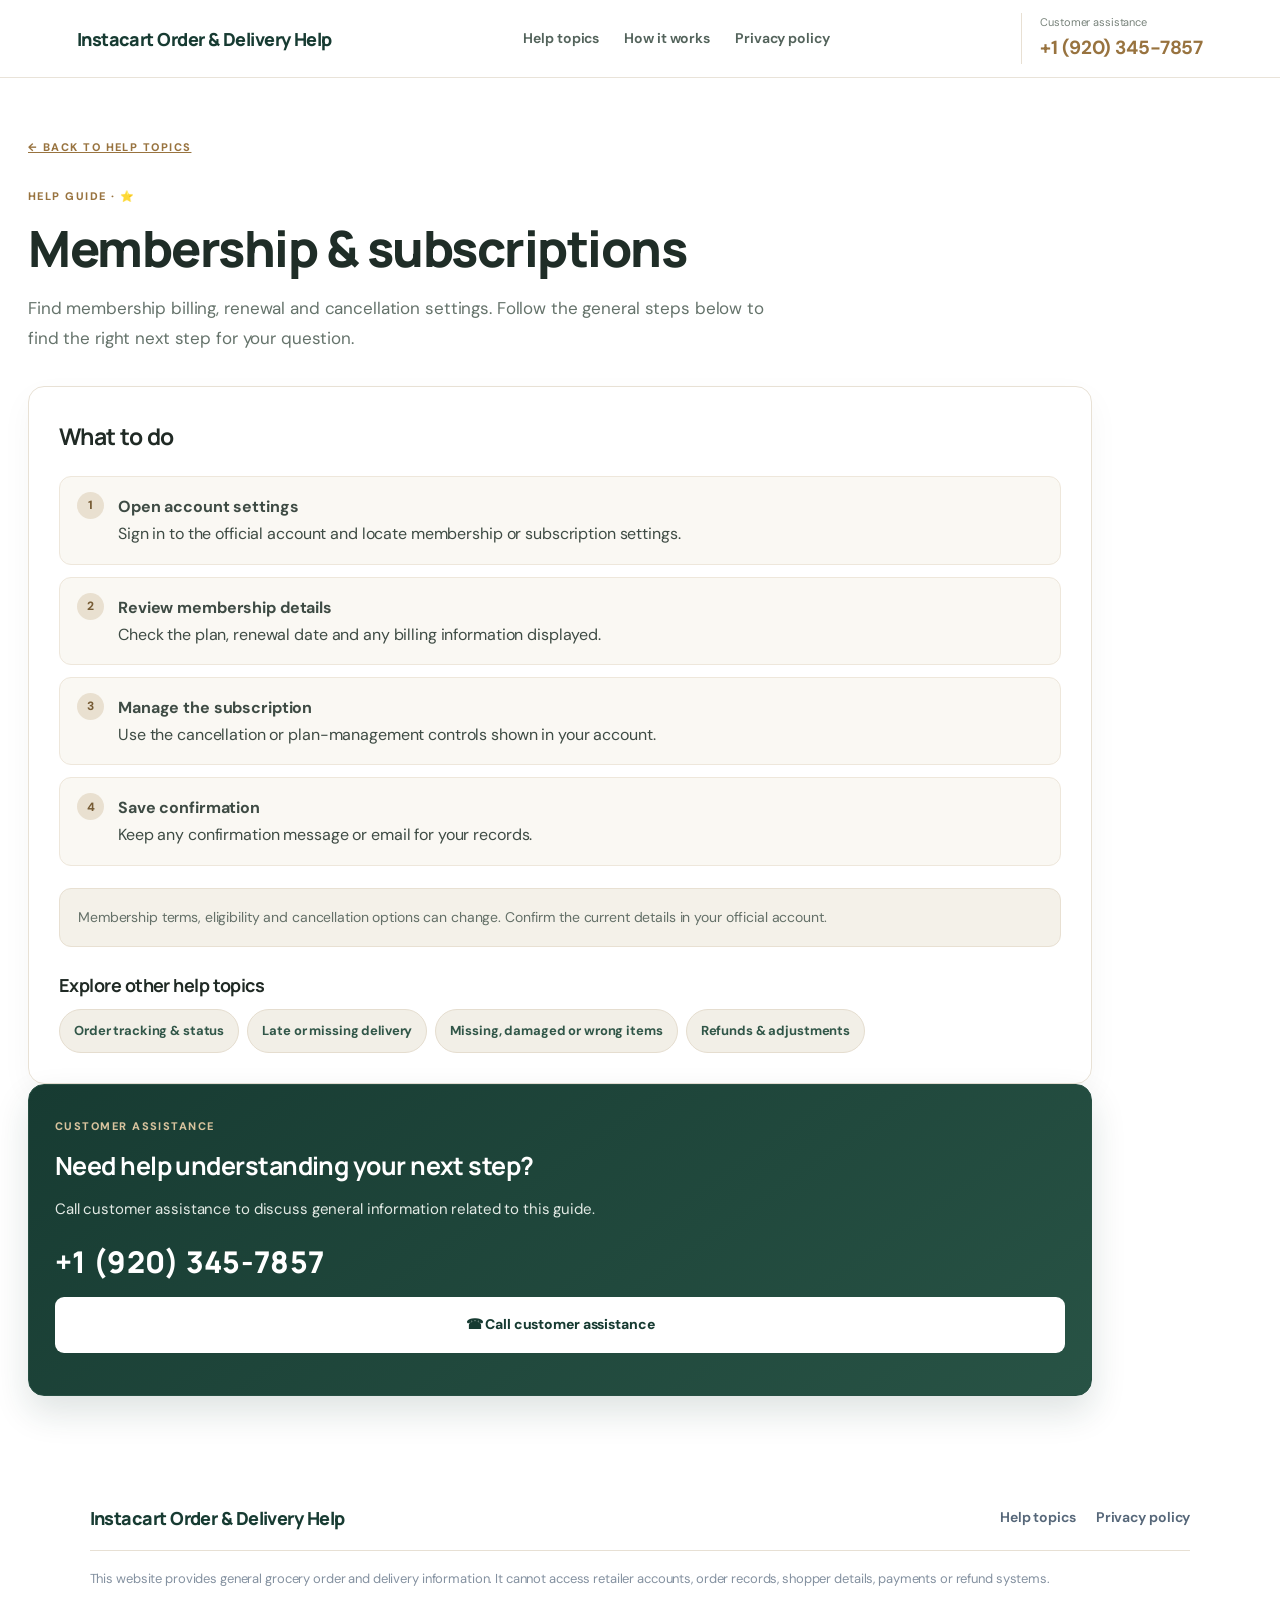
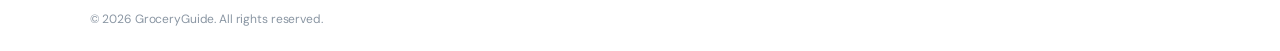
<file: guides/membership.html>
<!doctype html>
<html lang="en">
<head>
<meta charset="utf-8">
<meta name="viewport" content="width=device-width,initial-scale=1">
<title>Membership & subscriptions | Instacart Order &amp; Delivery Help</title>
<meta name="description" content="Find membership billing, renewal and cancellation settings.">
<link rel="stylesheet" href="../styles.css">
</head>
<body>
<header>
  <a class="logo" href="../index.html">Instacart Order &amp; Delivery Help</a>
  <nav id="nav">
    <a href="../index.html#guides">Help topics</a>
    <a href="../index.html#how">How it works</a>
    <a href="../privacy.html">Privacy policy</a>
  </nav>
  <a class="number" href="tel:+19203457857"><small>Customer assistance</small><b>+1 (920) 345-7857</b></a>
  <button id="menu" aria-label="Open menu">☰</button>
</header>
<main class="guide-page">
  <a class="guide-top" href="../index.html#guides">← BACK TO HELP TOPICS</a>
  <small class="guide-top" style="display:block;margin-top:28px">HELP GUIDE · ⭐</small>
  <h1>Membership & subscriptions</h1>
  <p class="guide-intro">Find membership billing, renewal and cancellation settings. Follow the general steps below to find the right next step for your question.</p>
  <div class="guide-layout">
    <section class="guide-content">
      <h2>What to do</h2>
      <div class="guide-steps"><div class="guide-step"><strong>Open account settings</strong><br>Sign in to the official account and locate membership or subscription settings.</div>
<div class="guide-step"><strong>Review membership details</strong><br>Check the plan, renewal date and any billing information displayed.</div>
<div class="guide-step"><strong>Manage the subscription</strong><br>Use the cancellation or plan-management controls shown in your account.</div>
<div class="guide-step"><strong>Save confirmation</strong><br>Keep any confirmation message or email for your records.</div></div>
      <div class="guide-note">Membership terms, eligibility and cancellation options can change. Confirm the current details in your official account.</div>
      <div class="related">
        <h3>Explore other help topics</h3>
        <div class="related-links"><a href="tracking.html">Order tracking & status</a> <a href="delivery.html">Late or missing delivery</a> <a href="items.html">Missing, damaged or wrong items</a> <a href="refunds.html">Refunds & adjustments</a></div>
      </div>
    </section>
    <aside class="contact-card">
      <small class="guide-top">CUSTOMER ASSISTANCE</small>
      <h2>Need help understanding your next step?</h2>
      <p>Call customer assistance to discuss general information related to this guide.</p>
      <div class="phone-display">+1 (920) 345-7857</div>
      <a class="tel" href="tel:+19203457857">☎ Call customer assistance</a>
      <p style="margin-top:16px;font-size:11px"></p>
      <a class="official-link" href="https://www.instacart.com/help" target="_blank" rel="noopener">Visit the official Help Center ↗</a>
    </aside>
  </div>
</main>
<footer>
  <div class="foothead">
    <a class="logo" href="../index.html">Instacart Order &amp; Delivery Help</a>
    <div><a href="../index.html#guides">Help topics</a><a href="../privacy.html">Privacy policy</a></div>
  </div>
  <p>This website provides general grocery order and delivery information. It cannot access retailer accounts, order records, shopper details, payments or refund systems.</p>
  <small>© 2026 GroceryGuide. All rights reserved.</small>
</footer>
<script>
const menu=document.getElementById('menu');
if(menu) menu.addEventListener('click',()=>document.getElementById('nav').classList.toggle('open'));
</script>
</body>
</html>
</file>
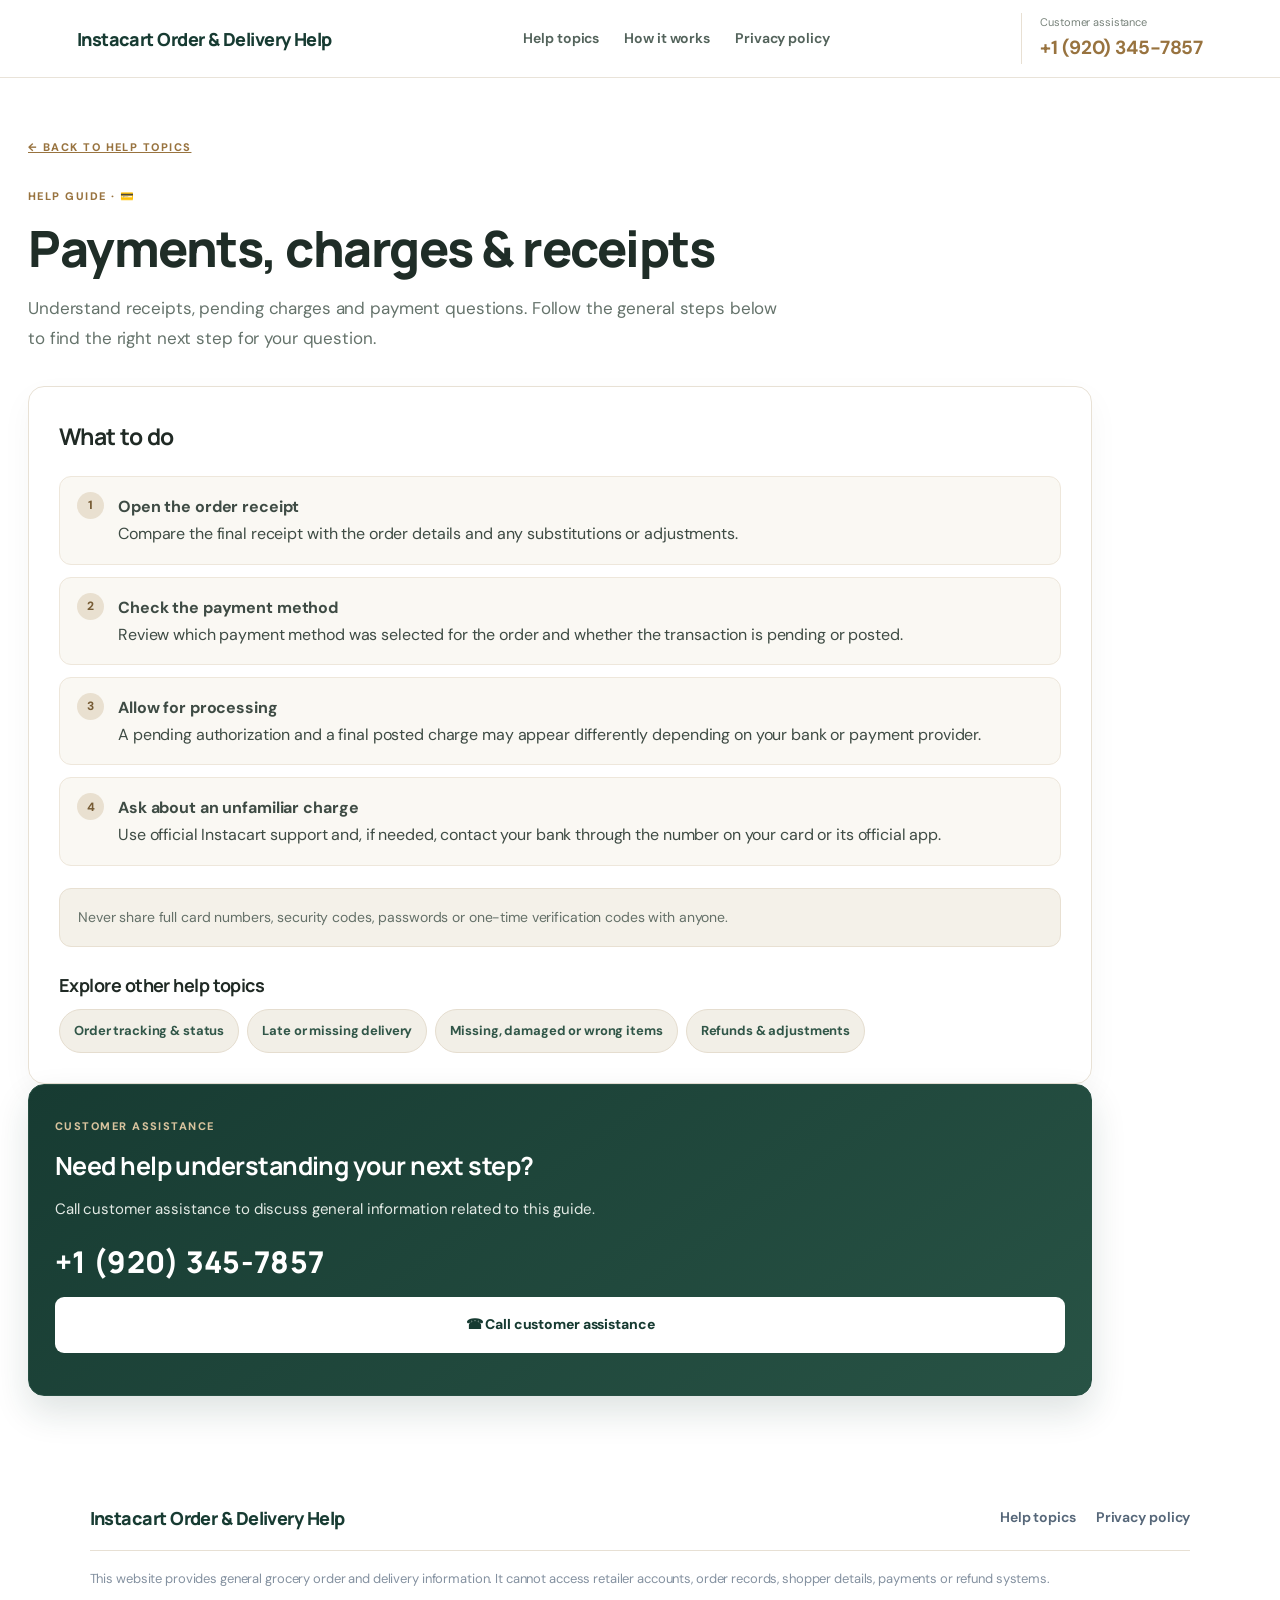
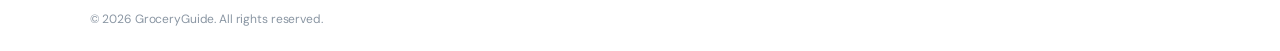
<file: guides/payments.html>
<!doctype html>
<html lang="en">
<head>
<meta charset="utf-8">
<meta name="viewport" content="width=device-width,initial-scale=1">
<title>Payments, charges & receipts | Instacart Order &amp; Delivery Help</title>
<meta name="description" content="Understand receipts, pending charges and payment questions.">
<link rel="stylesheet" href="../styles.css">
</head>
<body>
<header>
  <a class="logo" href="../index.html">Instacart Order &amp; Delivery Help</a>
  <nav id="nav">
    <a href="../index.html#guides">Help topics</a>
    <a href="../index.html#how">How it works</a>
    <a href="../privacy.html">Privacy policy</a>
  </nav>
  <a class="number" href="tel:+19203457857"><small>Customer assistance</small><b>+1 (920) 345-7857</b></a>
  <button id="menu" aria-label="Open menu">☰</button>
</header>
<main class="guide-page">
  <a class="guide-top" href="../index.html#guides">← BACK TO HELP TOPICS</a>
  <small class="guide-top" style="display:block;margin-top:28px">HELP GUIDE · 💳</small>
  <h1>Payments, charges & receipts</h1>
  <p class="guide-intro">Understand receipts, pending charges and payment questions. Follow the general steps below to find the right next step for your question.</p>
  <div class="guide-layout">
    <section class="guide-content">
      <h2>What to do</h2>
      <div class="guide-steps"><div class="guide-step"><strong>Open the order receipt</strong><br>Compare the final receipt with the order details and any substitutions or adjustments.</div>
<div class="guide-step"><strong>Check the payment method</strong><br>Review which payment method was selected for the order and whether the transaction is pending or posted.</div>
<div class="guide-step"><strong>Allow for processing</strong><br>A pending authorization and a final posted charge may appear differently depending on your bank or payment provider.</div>
<div class="guide-step"><strong>Ask about an unfamiliar charge</strong><br>Use official Instacart support and, if needed, contact your bank through the number on your card or its official app.</div></div>
      <div class="guide-note">Never share full card numbers, security codes, passwords or one-time verification codes with anyone.</div>
      <div class="related">
        <h3>Explore other help topics</h3>
        <div class="related-links"><a href="tracking.html">Order tracking & status</a> <a href="delivery.html">Late or missing delivery</a> <a href="items.html">Missing, damaged or wrong items</a> <a href="refunds.html">Refunds & adjustments</a></div>
      </div>
    </section>
    <aside class="contact-card">
      <small class="guide-top">CUSTOMER ASSISTANCE</small>
      <h2>Need help understanding your next step?</h2>
      <p>Call customer assistance to discuss general information related to this guide.</p>
      <div class="phone-display">+1 (920) 345-7857</div>
      <a class="tel" href="tel:+19203457857">☎ Call customer assistance</a>
      <p style="margin-top:16px;font-size:11px"></p>
      <a class="official-link" href="https://www.instacart.com/help" target="_blank" rel="noopener">Visit the official Help Center ↗</a>
    </aside>
  </div>
</main>
<footer>
  <div class="foothead">
    <a class="logo" href="../index.html">Instacart Order &amp; Delivery Help</a>
    <div><a href="../index.html#guides">Help topics</a><a href="../privacy.html">Privacy policy</a></div>
  </div>
  <p>This website provides general grocery order and delivery information. It cannot access retailer accounts, order records, shopper details, payments or refund systems.</p>
  <small>© 2026 GroceryGuide. All rights reserved.</small>
</footer>
<script>
const menu=document.getElementById('menu');
if(menu) menu.addEventListener('click',()=>document.getElementById('nav').classList.toggle('open'));
</script>
</body>
</html>
</file>
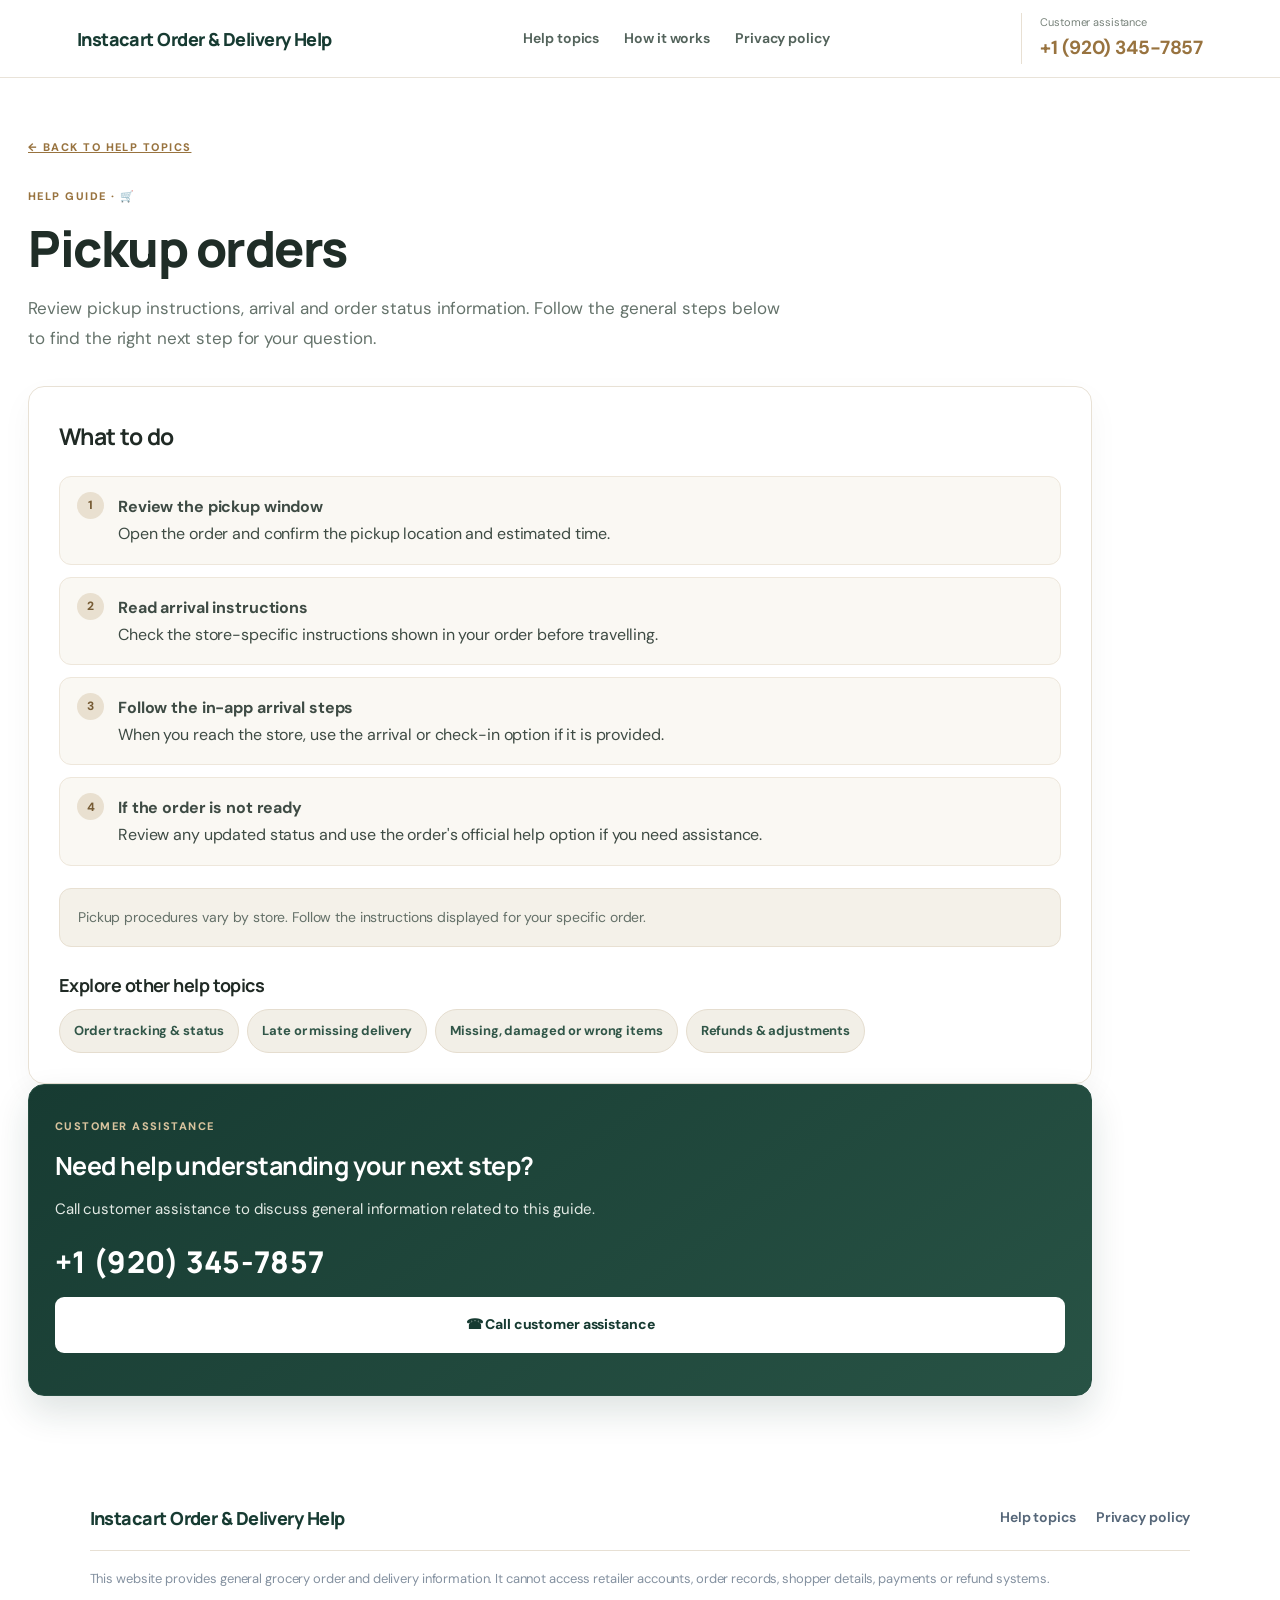
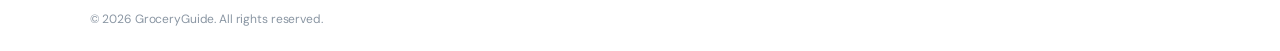
<file: guides/pickup.html>
<!doctype html>
<html lang="en">
<head>
<meta charset="utf-8">
<meta name="viewport" content="width=device-width,initial-scale=1">
<title>Pickup orders | Instacart Order &amp; Delivery Help</title>
<meta name="description" content="Review pickup instructions, arrival and order status information.">
<link rel="stylesheet" href="../styles.css">
</head>
<body>
<header>
  <a class="logo" href="../index.html">Instacart Order &amp; Delivery Help</a>
  <nav id="nav">
    <a href="../index.html#guides">Help topics</a>
    <a href="../index.html#how">How it works</a>
    <a href="../privacy.html">Privacy policy</a>
  </nav>
  <a class="number" href="tel:+19203457857"><small>Customer assistance</small><b>+1 (920) 345-7857</b></a>
  <button id="menu" aria-label="Open menu">☰</button>
</header>
<main class="guide-page">
  <a class="guide-top" href="../index.html#guides">← BACK TO HELP TOPICS</a>
  <small class="guide-top" style="display:block;margin-top:28px">HELP GUIDE · 🛒</small>
  <h1>Pickup orders</h1>
  <p class="guide-intro">Review pickup instructions, arrival and order status information. Follow the general steps below to find the right next step for your question.</p>
  <div class="guide-layout">
    <section class="guide-content">
      <h2>What to do</h2>
      <div class="guide-steps"><div class="guide-step"><strong>Review the pickup window</strong><br>Open the order and confirm the pickup location and estimated time.</div>
<div class="guide-step"><strong>Read arrival instructions</strong><br>Check the store-specific instructions shown in your order before travelling.</div>
<div class="guide-step"><strong>Follow the in-app arrival steps</strong><br>When you reach the store, use the arrival or check-in option if it is provided.</div>
<div class="guide-step"><strong>If the order is not ready</strong><br>Review any updated status and use the order's official help option if you need assistance.</div></div>
      <div class="guide-note">Pickup procedures vary by store. Follow the instructions displayed for your specific order.</div>
      <div class="related">
        <h3>Explore other help topics</h3>
        <div class="related-links"><a href="tracking.html">Order tracking & status</a> <a href="delivery.html">Late or missing delivery</a> <a href="items.html">Missing, damaged or wrong items</a> <a href="refunds.html">Refunds & adjustments</a></div>
      </div>
    </section>
    <aside class="contact-card">
      <small class="guide-top">CUSTOMER ASSISTANCE</small>
      <h2>Need help understanding your next step?</h2>
      <p>Call customer assistance to discuss general information related to this guide.</p>
      <div class="phone-display">+1 (920) 345-7857</div>
      <a class="tel" href="tel:+19203457857">☎ Call customer assistance</a>
      <p style="margin-top:16px;font-size:11px"></p>
      <a class="official-link" href="https://www.instacart.com/help" target="_blank" rel="noopener">Visit the official Help Center ↗</a>
    </aside>
  </div>
</main>
<footer>
  <div class="foothead">
    <a class="logo" href="../index.html">Instacart Order &amp; Delivery Help</a>
    <div><a href="../index.html#guides">Help topics</a><a href="../privacy.html">Privacy policy</a></div>
  </div>
  <p>This website provides general grocery order and delivery information. It cannot access retailer accounts, order records, shopper details, payments or refund systems.</p>
  <small>© 2026 GroceryGuide. All rights reserved.</small>
</footer>
<script>
const menu=document.getElementById('menu');
if(menu) menu.addEventListener('click',()=>document.getElementById('nav').classList.toggle('open'));
</script>
</body>
</html>
</file>
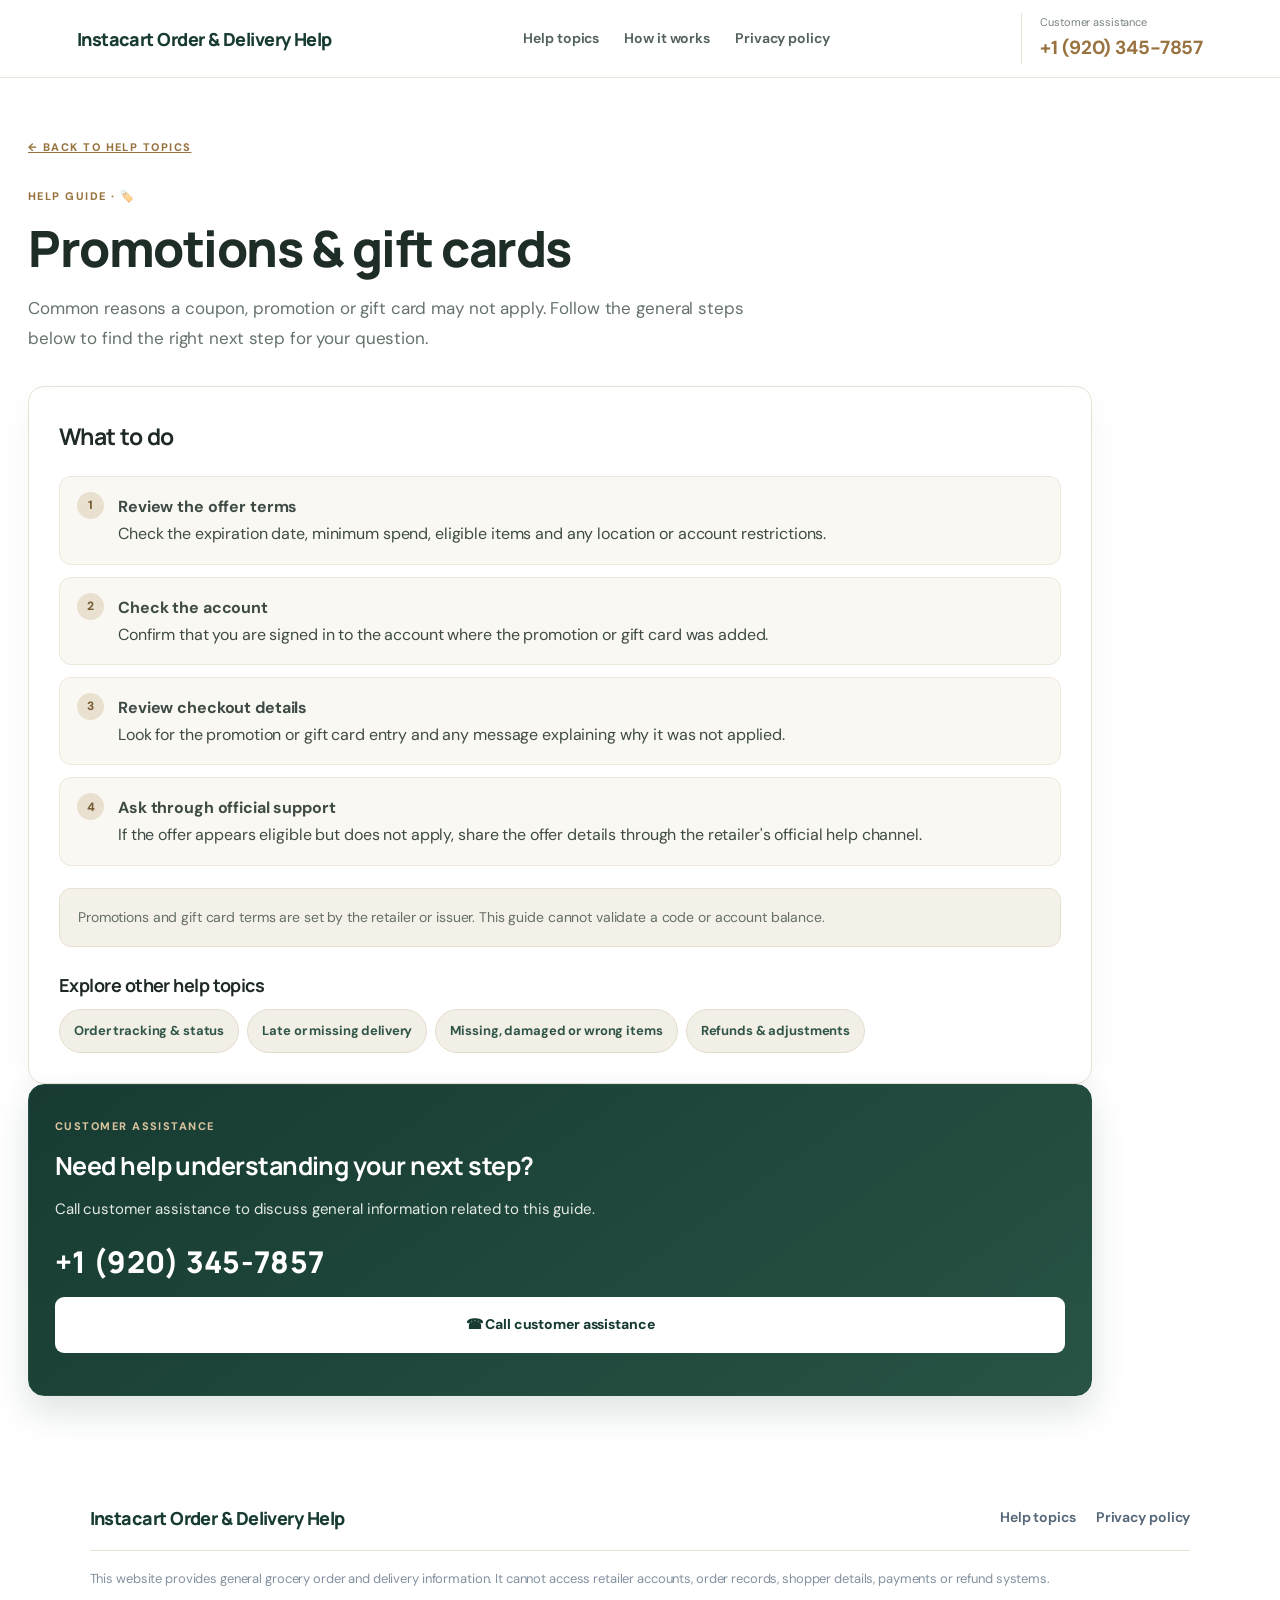
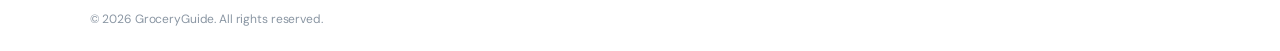
<file: guides/promos.html>
<!doctype html>
<html lang="en">
<head>
<meta charset="utf-8">
<meta name="viewport" content="width=device-width,initial-scale=1">
<title>Promotions & gift cards | Instacart Order &amp; Delivery Help</title>
<meta name="description" content="Common reasons a coupon, promotion or gift card may not apply.">
<link rel="stylesheet" href="../styles.css">
</head>
<body>
<header>
  <a class="logo" href="../index.html">Instacart Order &amp; Delivery Help</a>
  <nav id="nav">
    <a href="../index.html#guides">Help topics</a>
    <a href="../index.html#how">How it works</a>
    <a href="../privacy.html">Privacy policy</a>
  </nav>
  <a class="number" href="tel:+19203457857"><small>Customer assistance</small><b>+1 (920) 345-7857</b></a>
  <button id="menu" aria-label="Open menu">☰</button>
</header>
<main class="guide-page">
  <a class="guide-top" href="../index.html#guides">← BACK TO HELP TOPICS</a>
  <small class="guide-top" style="display:block;margin-top:28px">HELP GUIDE · 🏷️</small>
  <h1>Promotions & gift cards</h1>
  <p class="guide-intro">Common reasons a coupon, promotion or gift card may not apply. Follow the general steps below to find the right next step for your question.</p>
  <div class="guide-layout">
    <section class="guide-content">
      <h2>What to do</h2>
      <div class="guide-steps"><div class="guide-step"><strong>Review the offer terms</strong><br>Check the expiration date, minimum spend, eligible items and any location or account restrictions.</div>
<div class="guide-step"><strong>Check the account</strong><br>Confirm that you are signed in to the account where the promotion or gift card was added.</div>
<div class="guide-step"><strong>Review checkout details</strong><br>Look for the promotion or gift card entry and any message explaining why it was not applied.</div>
<div class="guide-step"><strong>Ask through official support</strong><br>If the offer appears eligible but does not apply, share the offer details through the retailer's official help channel.</div></div>
      <div class="guide-note">Promotions and gift card terms are set by the retailer or issuer. This guide cannot validate a code or account balance.</div>
      <div class="related">
        <h3>Explore other help topics</h3>
        <div class="related-links"><a href="tracking.html">Order tracking & status</a> <a href="delivery.html">Late or missing delivery</a> <a href="items.html">Missing, damaged or wrong items</a> <a href="refunds.html">Refunds & adjustments</a></div>
      </div>
    </section>
    <aside class="contact-card">
      <small class="guide-top">CUSTOMER ASSISTANCE</small>
      <h2>Need help understanding your next step?</h2>
      <p>Call customer assistance to discuss general information related to this guide.</p>
      <div class="phone-display">+1 (920) 345-7857</div>
      <a class="tel" href="tel:+19203457857">☎ Call customer assistance</a>
      <p style="margin-top:16px;font-size:11px"></p>
      <a class="official-link" href="https://www.instacart.com/help" target="_blank" rel="noopener">Visit the official Help Center ↗</a>
    </aside>
  </div>
</main>
<footer>
  <div class="foothead">
    <a class="logo" href="../index.html">Instacart Order &amp; Delivery Help</a>
    <div><a href="../index.html#guides">Help topics</a><a href="../privacy.html">Privacy policy</a></div>
  </div>
  <p>This website provides general grocery order and delivery information. It cannot access retailer accounts, order records, shopper details, payments or refund systems.</p>
  <small>© 2026 GroceryGuide. All rights reserved.</small>
</footer>
<script>
const menu=document.getElementById('menu');
if(menu) menu.addEventListener('click',()=>document.getElementById('nav').classList.toggle('open'));
</script>
</body>
</html>
</file>
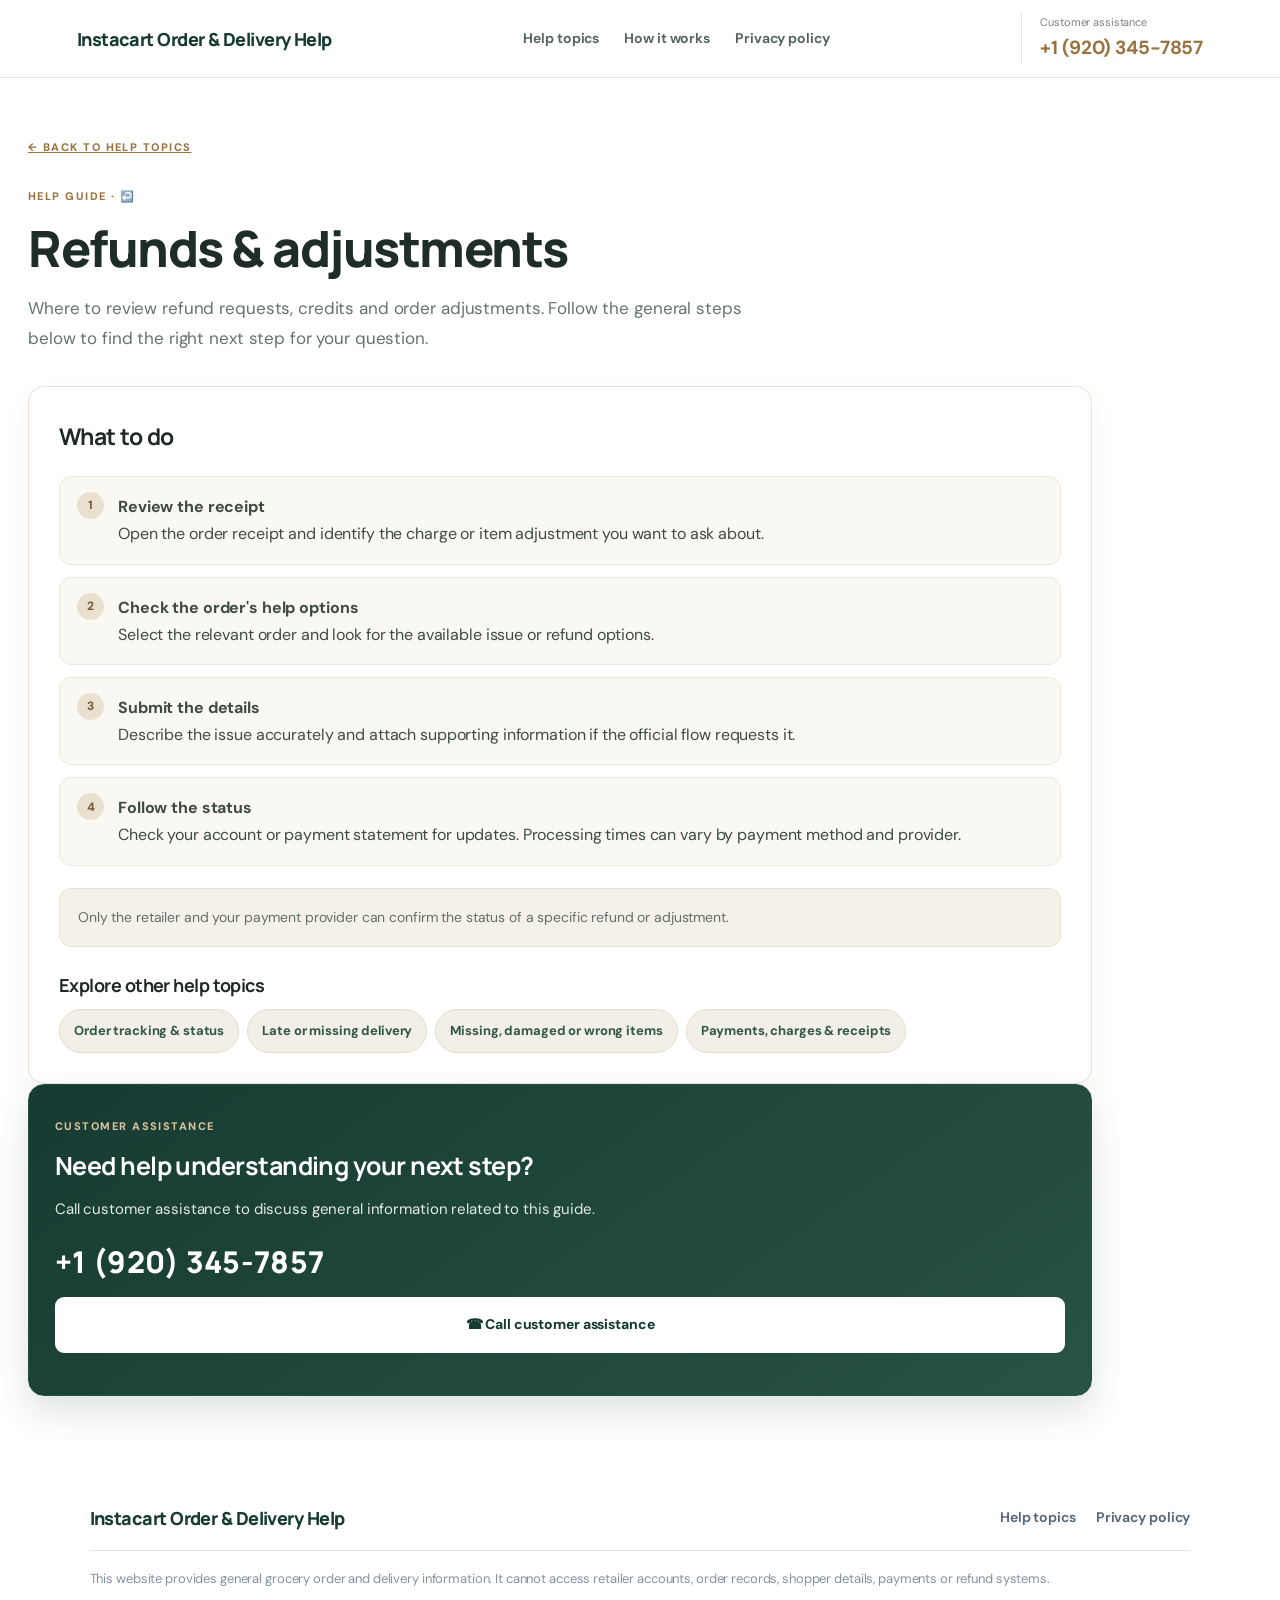
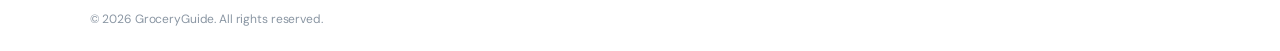
<file: guides/refunds.html>
<!doctype html>
<html lang="en">
<head>
<meta charset="utf-8">
<meta name="viewport" content="width=device-width,initial-scale=1">
<title>Refunds & adjustments | Instacart Order &amp; Delivery Help</title>
<meta name="description" content="Where to review refund requests, credits and order adjustments.">
<link rel="stylesheet" href="../styles.css">
</head>
<body>
<header>
  <a class="logo" href="../index.html">Instacart Order &amp; Delivery Help</a>
  <nav id="nav">
    <a href="../index.html#guides">Help topics</a>
    <a href="../index.html#how">How it works</a>
    <a href="../privacy.html">Privacy policy</a>
  </nav>
  <a class="number" href="tel:+19203457857"><small>Customer assistance</small><b>+1 (920) 345-7857</b></a>
  <button id="menu" aria-label="Open menu">☰</button>
</header>
<main class="guide-page">
  <a class="guide-top" href="../index.html#guides">← BACK TO HELP TOPICS</a>
  <small class="guide-top" style="display:block;margin-top:28px">HELP GUIDE · ↩️</small>
  <h1>Refunds & adjustments</h1>
  <p class="guide-intro">Where to review refund requests, credits and order adjustments. Follow the general steps below to find the right next step for your question.</p>
  <div class="guide-layout">
    <section class="guide-content">
      <h2>What to do</h2>
      <div class="guide-steps"><div class="guide-step"><strong>Review the receipt</strong><br>Open the order receipt and identify the charge or item adjustment you want to ask about.</div>
<div class="guide-step"><strong>Check the order's help options</strong><br>Select the relevant order and look for the available issue or refund options.</div>
<div class="guide-step"><strong>Submit the details</strong><br>Describe the issue accurately and attach supporting information if the official flow requests it.</div>
<div class="guide-step"><strong>Follow the status</strong><br>Check your account or payment statement for updates. Processing times can vary by payment method and provider.</div></div>
      <div class="guide-note">Only the retailer and your payment provider can confirm the status of a specific refund or adjustment.</div>
      <div class="related">
        <h3>Explore other help topics</h3>
        <div class="related-links"><a href="tracking.html">Order tracking & status</a> <a href="delivery.html">Late or missing delivery</a> <a href="items.html">Missing, damaged or wrong items</a> <a href="payments.html">Payments, charges & receipts</a></div>
      </div>
    </section>
    <aside class="contact-card">
      <small class="guide-top">CUSTOMER ASSISTANCE</small>
      <h2>Need help understanding your next step?</h2>
      <p>Call customer assistance to discuss general information related to this guide.</p>
      <div class="phone-display">+1 (920) 345-7857</div>
      <a class="tel" href="tel:+19203457857">☎ Call customer assistance</a>
      <p style="margin-top:16px;font-size:11px"></p>
      <a class="official-link" href="https://www.instacart.com/help" target="_blank" rel="noopener">Visit the official Help Center ↗</a>
    </aside>
  </div>
</main>
<footer>
  <div class="foothead">
    <a class="logo" href="../index.html">Instacart Order &amp; Delivery Help</a>
    <div><a href="../index.html#guides">Help topics</a><a href="../privacy.html">Privacy policy</a></div>
  </div>
  <p>This website provides general grocery order and delivery information. It cannot access retailer accounts, order records, shopper details, payments or refund systems.</p>
  <small>© 2026 GroceryGuide. All rights reserved.</small>
</footer>
<script>
const menu=document.getElementById('menu');
if(menu) menu.addEventListener('click',()=>document.getElementById('nav').classList.toggle('open'));
</script>
</body>
</html>
</file>
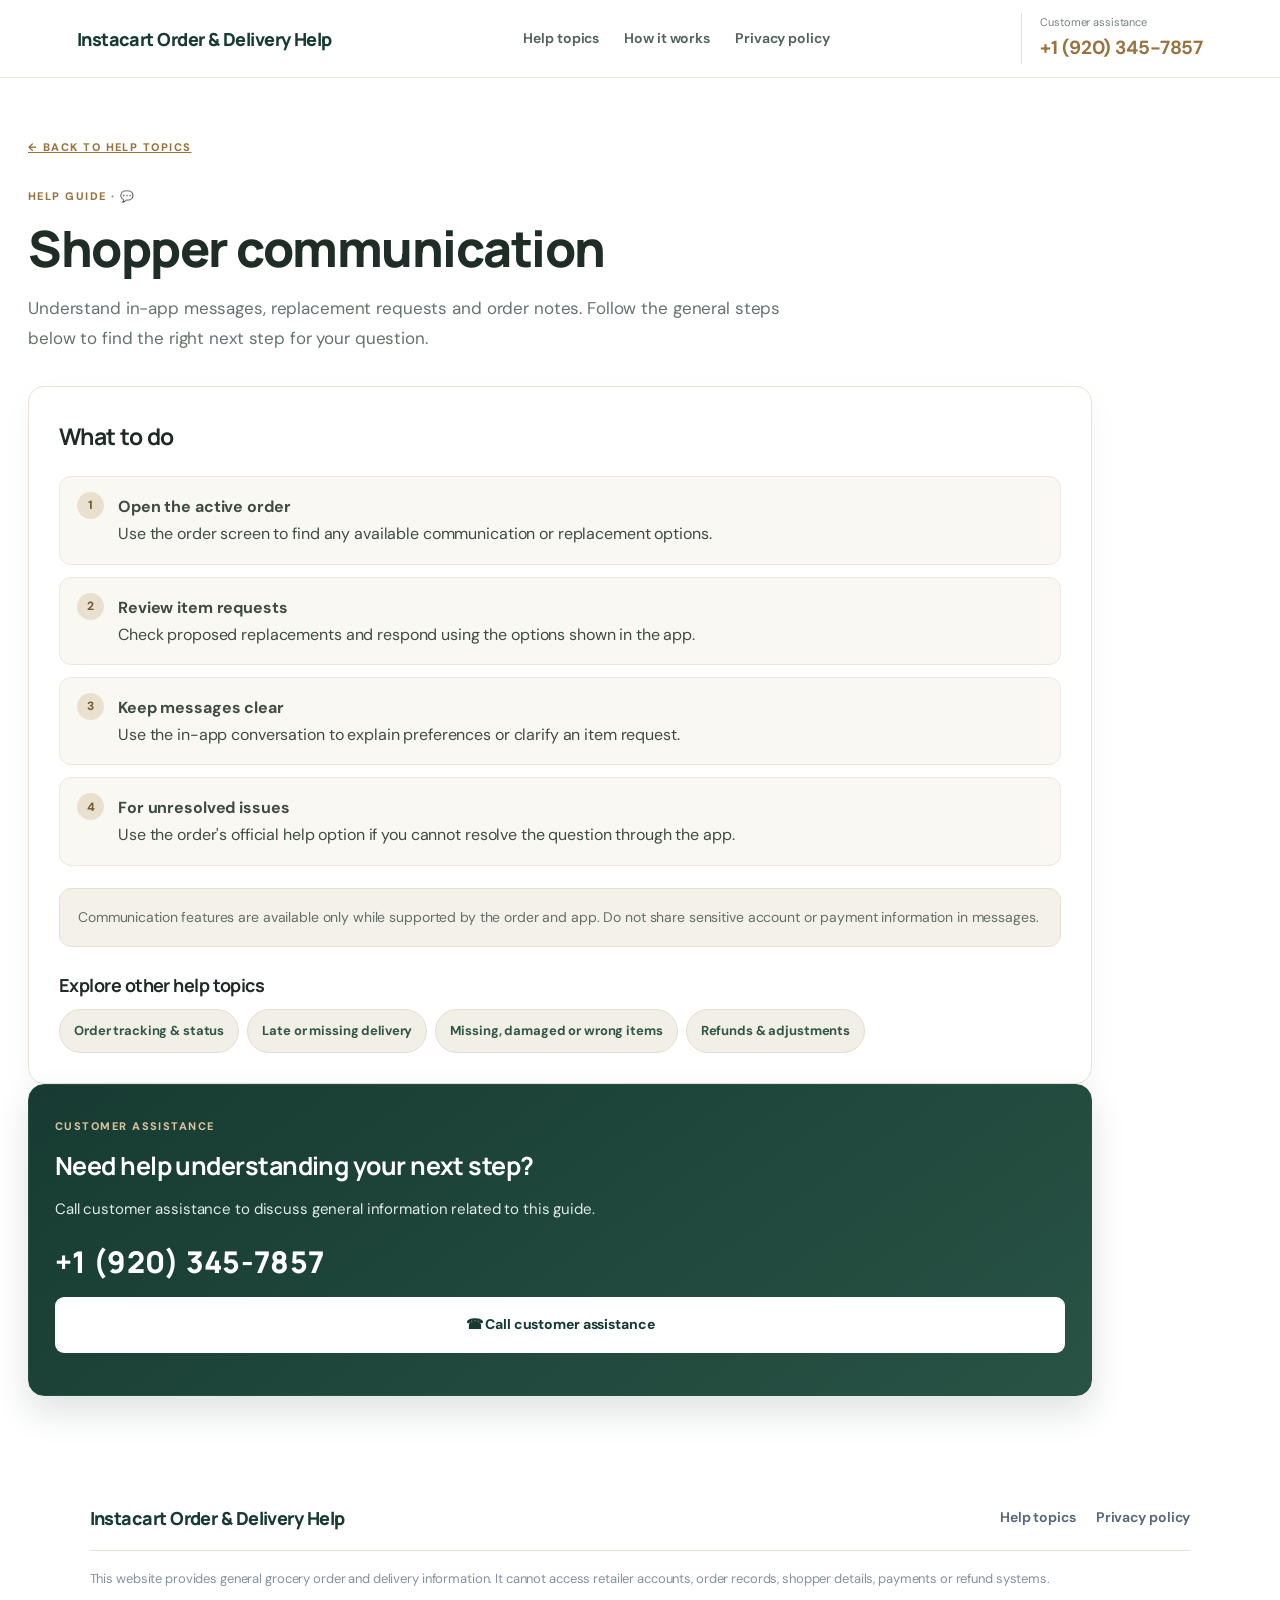
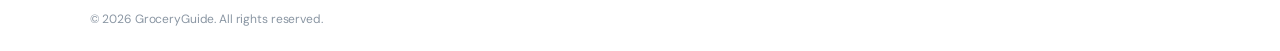
<file: guides/shopper.html>
<!doctype html>
<html lang="en">
<head>
<meta charset="utf-8">
<meta name="viewport" content="width=device-width,initial-scale=1">
<title>Shopper communication | Instacart Order &amp; Delivery Help</title>
<meta name="description" content="Understand in-app messages, replacement requests and order notes.">
<link rel="stylesheet" href="../styles.css">
</head>
<body>
<header>
  <a class="logo" href="../index.html">Instacart Order &amp; Delivery Help</a>
  <nav id="nav">
    <a href="../index.html#guides">Help topics</a>
    <a href="../index.html#how">How it works</a>
    <a href="../privacy.html">Privacy policy</a>
  </nav>
  <a class="number" href="tel:+19203457857"><small>Customer assistance</small><b>+1 (920) 345-7857</b></a>
  <button id="menu" aria-label="Open menu">☰</button>
</header>
<main class="guide-page">
  <a class="guide-top" href="../index.html#guides">← BACK TO HELP TOPICS</a>
  <small class="guide-top" style="display:block;margin-top:28px">HELP GUIDE · 💬</small>
  <h1>Shopper communication</h1>
  <p class="guide-intro">Understand in-app messages, replacement requests and order notes. Follow the general steps below to find the right next step for your question.</p>
  <div class="guide-layout">
    <section class="guide-content">
      <h2>What to do</h2>
      <div class="guide-steps"><div class="guide-step"><strong>Open the active order</strong><br>Use the order screen to find any available communication or replacement options.</div>
<div class="guide-step"><strong>Review item requests</strong><br>Check proposed replacements and respond using the options shown in the app.</div>
<div class="guide-step"><strong>Keep messages clear</strong><br>Use the in-app conversation to explain preferences or clarify an item request.</div>
<div class="guide-step"><strong>For unresolved issues</strong><br>Use the order's official help option if you cannot resolve the question through the app.</div></div>
      <div class="guide-note">Communication features are available only while supported by the order and app. Do not share sensitive account or payment information in messages.</div>
      <div class="related">
        <h3>Explore other help topics</h3>
        <div class="related-links"><a href="tracking.html">Order tracking & status</a> <a href="delivery.html">Late or missing delivery</a> <a href="items.html">Missing, damaged or wrong items</a> <a href="refunds.html">Refunds & adjustments</a></div>
      </div>
    </section>
    <aside class="contact-card">
      <small class="guide-top">CUSTOMER ASSISTANCE</small>
      <h2>Need help understanding your next step?</h2>
      <p>Call customer assistance to discuss general information related to this guide.</p>
      <div class="phone-display">+1 (920) 345-7857</div>
      <a class="tel" href="tel:+19203457857">☎ Call customer assistance</a>
      <p style="margin-top:16px;font-size:11px"></p>
      <a class="official-link" href="https://www.instacart.com/help" target="_blank" rel="noopener">Visit the official Help Center ↗</a>
    </aside>
  </div>
</main>
<footer>
  <div class="foothead">
    <a class="logo" href="../index.html">Instacart Order &amp; Delivery Help</a>
    <div><a href="../index.html#guides">Help topics</a><a href="../privacy.html">Privacy policy</a></div>
  </div>
  <p>This website provides general grocery order and delivery information. It cannot access retailer accounts, order records, shopper details, payments or refund systems.</p>
  <small>© 2026 GroceryGuide. All rights reserved.</small>
</footer>
<script>
const menu=document.getElementById('menu');
if(menu) menu.addEventListener('click',()=>document.getElementById('nav').classList.toggle('open'));
</script>
</body>
</html>
</file>
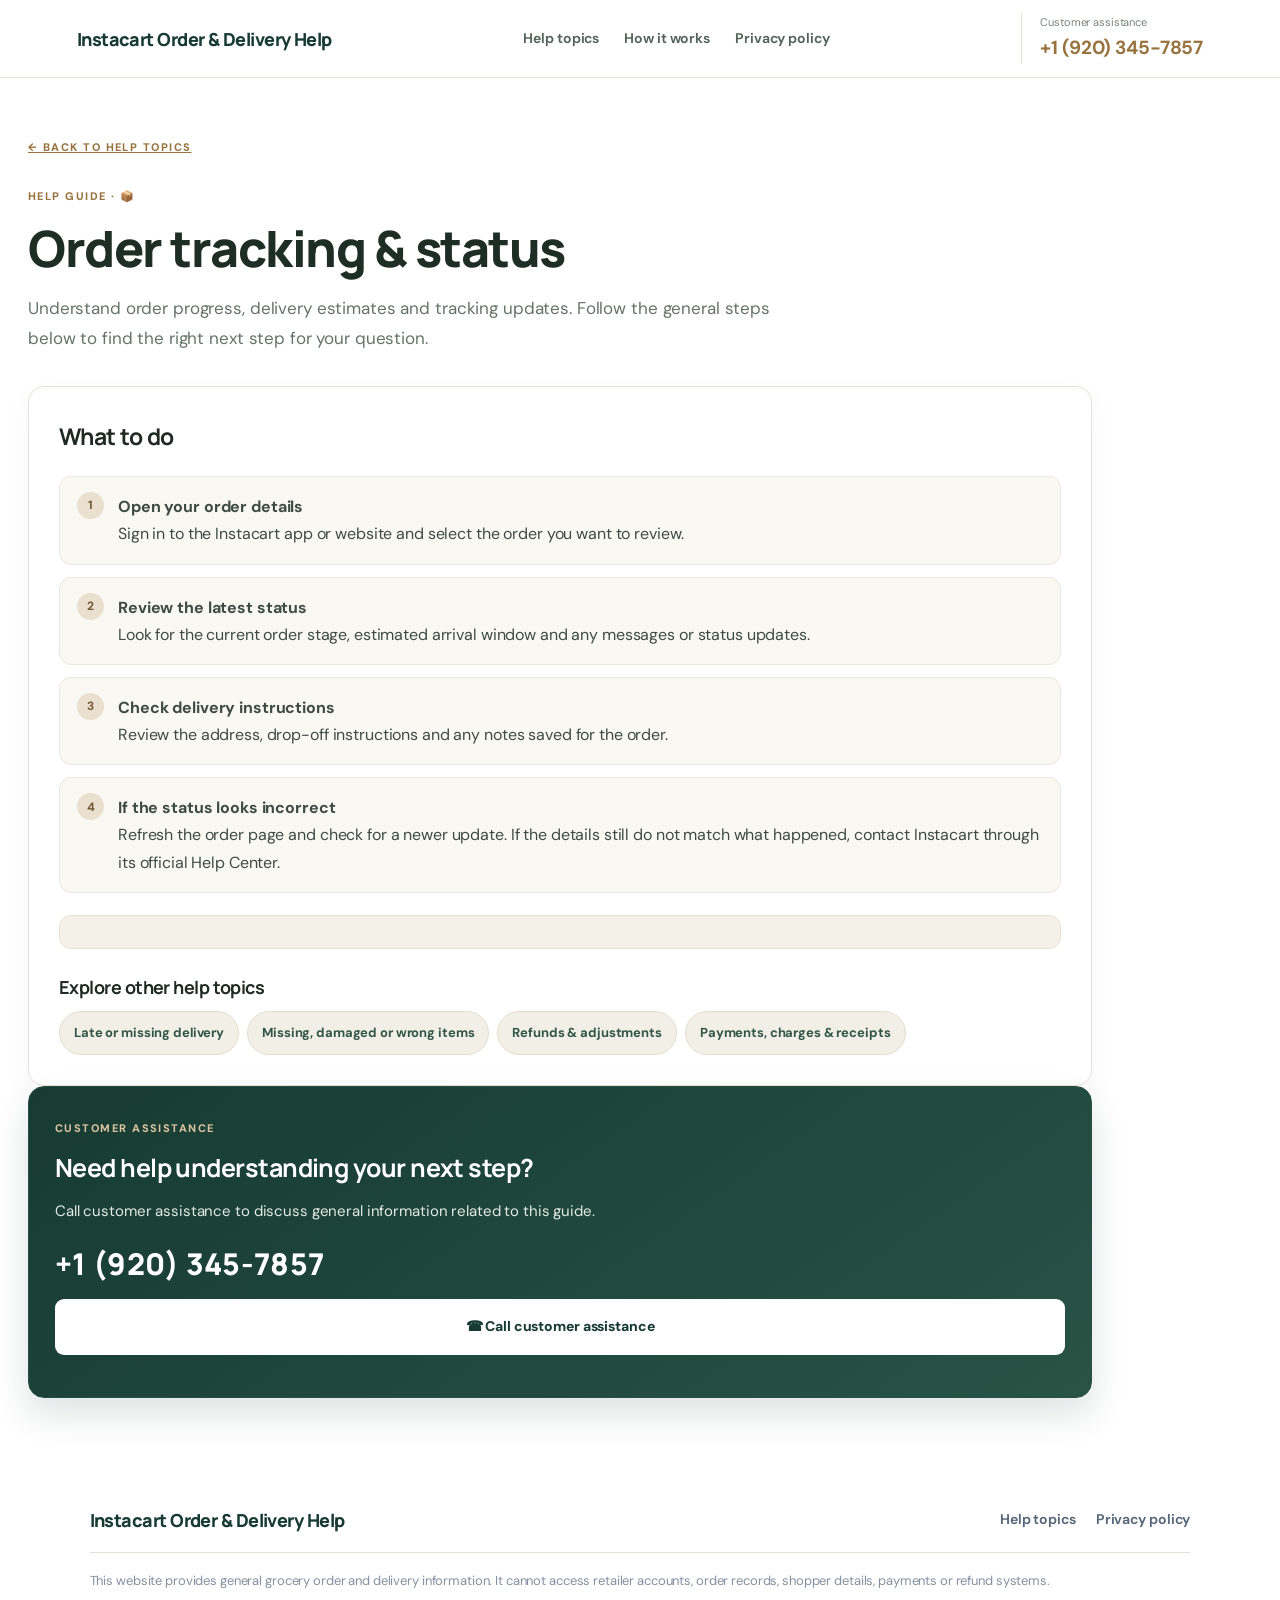
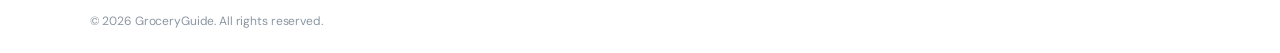
<file: guides/tracking.html>
<!doctype html>
<html lang="en">
<head>
<meta charset="utf-8">
<meta name="viewport" content="width=device-width,initial-scale=1">
<title>Order tracking & status | Instacart Order &amp; Delivery Help</title>
<meta name="description" content="Understand order progress, delivery estimates and tracking updates.">
<link rel="stylesheet" href="../styles.css">
</head>
<body>
<header>
  <a class="logo" href="../index.html">Instacart Order &amp; Delivery Help</a>
  <nav id="nav">
    <a href="../index.html#guides">Help topics</a>
    <a href="../index.html#how">How it works</a>
    <a href="../privacy.html">Privacy policy</a>
  </nav>
  <a class="number" href="tel:+19203457857"><small>Customer assistance</small><b>+1 (920) 345-7857</b></a>
  <button id="menu" aria-label="Open menu">☰</button>
</header>
<main class="guide-page">
  <a class="guide-top" href="../index.html#guides">← BACK TO HELP TOPICS</a>
  <small class="guide-top" style="display:block;margin-top:28px">HELP GUIDE · 📦</small>
  <h1>Order tracking & status</h1>
  <p class="guide-intro">Understand order progress, delivery estimates and tracking updates. Follow the general steps below to find the right next step for your question.</p>
  <div class="guide-layout">
    <section class="guide-content">
      <h2>What to do</h2>
      <div class="guide-steps"><div class="guide-step"><strong>Open your order details</strong><br>Sign in to the Instacart app or website and select the order you want to review.</div>
<div class="guide-step"><strong>Review the latest status</strong><br>Look for the current order stage, estimated arrival window and any messages or status updates.</div>
<div class="guide-step"><strong>Check delivery instructions</strong><br>Review the address, drop-off instructions and any notes saved for the order.</div>
<div class="guide-step"><strong>If the status looks incorrect</strong><br>Refresh the order page and check for a newer update. If the details still do not match what happened, contact Instacart through its official Help Center.</div></div>
      <div class="guide-note"></div>
      <div class="related">
        <h3>Explore other help topics</h3>
        <div class="related-links"><a href="delivery.html">Late or missing delivery</a> <a href="items.html">Missing, damaged or wrong items</a> <a href="refunds.html">Refunds & adjustments</a> <a href="payments.html">Payments, charges & receipts</a></div>
      </div>
    </section>
    <aside class="contact-card">
      <small class="guide-top">CUSTOMER ASSISTANCE</small>
      <h2>Need help understanding your next step?</h2>
      <p>Call customer assistance to discuss general information related to this guide.</p>
      <div class="phone-display">+1 (920) 345-7857</div>
      <a class="tel" href="tel:+19203457857">☎ Call customer assistance</a>
      <p style="margin-top:16px;font-size:11px"></p>
      <a class="official-link" href="https://www.instacart.com/help" target="_blank" rel="noopener">Visit the official Help Center ↗</a>
    </aside>
  </div>
</main>
<footer>
  <div class="foothead">
    <a class="logo" href="../index.html">Instacart Order &amp; Delivery Help</a>
    <div><a href="../index.html#guides">Help topics</a><a href="../privacy.html">Privacy policy</a></div>
  </div>
  <p>This website provides general grocery order and delivery information. It cannot access retailer accounts, order records, shopper details, payments or refund systems.</p>
  <small>© 2026 GroceryGuide. All rights reserved.</small>
</footer>
<script>
const menu=document.getElementById('menu');
if(menu) menu.addEventListener('click',()=>document.getElementById('nav').classList.toggle('open'));
</script>
</body>
</html>
</file>
<file: styles.css>
@import url('https://fonts.googleapis.com/css2?family=DM+Sans:wght@400;500;600;700;800&family=Manrope:wght@500;600;700;800&display=swap');
:root{--navy:#142b45;--navy2:#203f5e;--teal:#147d83;--teal-light:#e7f3f3;--paper:#f4f7fa;--ink:#182838;--muted:#657487;--line:#e0e7ed}
*{box-sizing:border-box}html{scroll-behavior:smooth}body{margin:0;color:var(--ink);font-family:'DM Sans',sans-serif;background:#fff}
.notice{text-align:center;background:#10263e;color:#e2edf5;font-size:9px;letter-spacing:1.3px;padding:9px 12px;font-weight:700}
header{height:78px;padding:0 6%;display:flex;align-items:center;justify-content:space-between;gap:20px;border-bottom:1px solid var(--line);background:#fff}
.logo{font:800 16px Manrope;text-decoration:none;color:var(--navy);letter-spacing:-.4px;max-width:280px}
nav{display:flex;gap:25px}nav a,footer a{font-size:12px;color:#566779;text-decoration:none;font-weight:600}
.number{display:flex;flex-direction:column;border-left:1px solid var(--line);padding-left:18px;text-decoration:none}.number small{font-size:9px;color:#728195}.number b{font-size:17px;color:var(--teal)}
#menu{display:none}
.hero{background:var(--paper);padding:62px 10%;display:grid;grid-template-columns:1.05fr .95fr;gap:30px;align-items:center;min-height:435px}
.eyebrow,.how small,.final small{font-size:9px;letter-spacing:1.5px;font-weight:800;color:var(--teal)}
h1{font:800 clamp(40px,4.5vw,58px)/1.08 Manrope;letter-spacing:-2px;margin:18px 0}h1 em{color:var(--teal);font-style:normal}
.hero p{font-size:14px;line-height:1.8;color:var(--muted);max-width:480px}
.btn{display:inline-block;background:var(--navy);color:#fff;padding:14px 18px;border-radius:7px;font-size:12px;font-weight:700;text-decoration:none;margin:12px 8px 0 0;transition:.2s}.btn:hover{background:var(--teal)}.btn.alt{background:#fff;color:var(--navy);border:1px solid #cbd6df}
.disclaimer{font-size:10px!important;color:#7e8b99!important;margin-top:19px}
.heroart{height:290px;position:relative;display:grid;place-items:center}.circle{position:absolute;width:270px;height:250px;border-radius:48%;background:#dce9ed;transform:rotate(-12deg)}
.bag{z-index:1;width:175px;height:168px;background:var(--navy2);clip-path:polygon(8% 15%,92% 15%,100% 100%,0 100%);display:grid;place-items:center;color:#fff;font:800 60px Manrope}
.fruit{position:absolute;z-index:2;font-size:48px}.f1{left:12%;top:20%}.f2{right:10%;top:24%}.f3{left:20%;bottom:6%}
.artcaption{position:absolute;right:0;bottom:0;background:white;padding:12px 16px;border-radius:10px;box-shadow:0 8px 25px #172f4614;display:flex;flex-direction:column;font-size:11px}.artcaption small{font-size:9px;color:#788798;margin-top:4px}
.callbar{max-width:1050px;margin:24px auto 0;padding:22px 25px;border:1px solid #dce6ed;border-radius:14px;display:flex;align-items:center;justify-content:space-between;gap:20px;background:linear-gradient(110deg,#142b45,#203f5e);box-shadow:0 12px 28px #142b451c;color:white}
.call-left{display:flex;align-items:center;gap:16px}.phone{background:#e4f1f2;color:var(--teal);width:48px;height:48px;border-radius:12px;display:grid;place-items:center;font-size:23px;flex:0 0 auto}
.call-copy small{display:block;font-size:9px;letter-spacing:1.2px;color:#c6d6e3;font-weight:700}.call-copy b{display:block;color:white;font:800 23px Manrope;letter-spacing:.2px;margin-top:3px}.call-copy p{font-size:11px;color:#d5e0e9;margin:4px 0 0}
.call-action{display:inline-flex;align-items:center;gap:9px;background:#fff;color:var(--navy);padding:14px 18px;border-radius:8px;font-size:12px;font-weight:800;text-decoration:none;white-space:nowrap;transition:.2s}.call-action:hover{background:#e8f3f3;color:var(--teal)}.call-action span{font-size:16px;color:var(--teal)}
.section{max-width:1100px;margin:auto;padding:78px 25px}.head{display:flex;justify-content:space-between;align-items:end;gap:25px;margin-bottom:25px}
.section h2,.how h2,.privacy h2,.final h2{font:800 29px Manrope;letter-spacing:-1px;margin:10px 0}
.head p{font-size:12px;color:var(--muted)}input{width:260px;padding:13px;border:1px solid var(--line);border-radius:8px;font:12px 'DM Sans'}
.cards{display:grid;grid-template-columns:repeat(4,1fr);gap:14px}.topic{border:1px solid var(--line);border-radius:12px;padding:17px;min-height:175px;background:white;transition:.2s}.topic:hover{box-shadow:0 10px 25px #142b4510;transform:translateY(-2px);border-color:#bfd5dc}
.topic .ico{height:42px;width:42px;display:grid;place-items:center;background:var(--teal-light);border-radius:11px;font-size:22px}
.topic h3{font:700 14px Manrope;margin:13px 0 7px}.topic p{font-size:10px;color:#758397;line-height:1.6;min-height:32px}.topic button{border:0;background:none;padding:0;color:var(--teal);font:700 11px 'DM Sans';cursor:pointer}
.guide{position:relative;background:#f2f7f9;border:1px solid #dce7ec;border-radius:14px;padding:28px;margin-top:22px}.guide h3{font:800 22px Manrope}.guide p,.guide li{font-size:12px;line-height:1.8;color:#5f6e7e}.guide li{margin:7px 0}.guide aside{background:white;padding:15px;border-radius:9px;font-size:11px}.guide aside p{font-size:11px}.guide aside a{color:var(--teal);font-weight:700}.guide #close{float:right;border:0;background:none;font-size:24px;cursor:pointer}
.how{background:var(--navy);color:white;padding:58px 10%;display:grid;grid-template-columns:1fr 1fr;gap:55px}.how h2{font-size:33px}.how p{font-size:12px;line-height:1.8;color:#d1dce6}.steps p{padding:15px;border:1px solid #ffffff2b;border-radius:9px}.steps b{color:#8ed0d1;margin-right:15px}
.faq{max-width:850px}.faq details{border-bottom:1px solid var(--line);padding:17px 0}.faq summary{font-size:12px;font-weight:700;cursor:pointer}.faq details p{font-size:11px;color:#6d7b8c;line-height:1.8}
.privacy{background:#f4f7fa;padding:42px 10%}.privacy p{font-size:11px;color:#667587;line-height:1.8;max-width:950px}
.final{padding:34px 10%;background:#eaf1f5;display:flex;align-items:center;justify-content:space-between;gap:25px}.final h2{font-size:22px}.final p{font-size:11px;color:#6c7988}.final>a{background:var(--navy);color:#fff;padding:12px 17px;border-radius:7px;font-size:11px;font-weight:700;text-decoration:none;white-space:nowrap}
footer{padding:30px 7% 20px;background:#fff}footer .foothead{display:flex;justify-content:space-between;align-items:center;gap:20px}.foothead div{display:flex;gap:20px;flex-wrap:wrap}footer p{font-size:10px;color:#8491a0;line-height:1.7;border-top:1px solid var(--line);padding-top:16px;margin-top:20px}footer>small{font-size:10px;color:#8a96a3}
@media(max-width:800px){.hero{padding:45px 7%}.cards{grid-template-columns:repeat(2,1fr)}.section{margin:0 3%}.head{align-items:start;flex-direction:column}input{width:100%}}
@media(max-width:600px){header{height:68px;padding:0 4%}nav{display:none;position:absolute;top:104px;left:0;right:0;background:white;padding:20px;z-index:5;flex-direction:column}nav.open{display:flex}.number{margin-left:auto;padding-left:9px}.number small{font-size:7px}.number b{font-size:14px}#menu{display:block;border:0;background:none;font-size:22px}.logo{font-size:13px;max-width:170px}.hero{grid-template-columns:1fr;padding:38px 7% 12px}.heroart{height:225px}.callbar{margin:18px 4% 0;align-items:flex-start;flex-direction:column;padding:18px}.call-action{width:100%;justify-content:center}.section{padding:55px 5%}.cards{grid-template-columns:1fr 1fr;gap:9px}.topic{padding:12px;min-height:175px}.topic h3{font-size:12px}.topic p{font-size:9px}.how{grid-template-columns:1fr;padding:40px 7%;gap:20px}.final{display:block;padding:28px 7%}.final>a{display:inline-block;margin-top:10px}footer .foothead{align-items:flex-start;flex-direction:column}}

.hero-assistance{margin-top:22px;display:flex;align-items:center;gap:16px;flex-wrap:wrap;padding:20px 22px;background:linear-gradient(115deg,#123b32 0%,#1d5144 100%);border:1px solid #2d6758;border-radius:14px;max-width:540px;box-shadow:0 12px 30px #123b322b}
.hero-assistance span{font-size:10px;font-weight:800;letter-spacing:1px;text-transform:uppercase;color:#d9e9df}
.hero-assistance strong{font:800 29px Manrope;color:#fff;letter-spacing:.4px;text-shadow:0 1px 1px #0002}
.hero-assistance a{font-size:11px;font-weight:800;color:#173b31;background:#e7c98e;padding:12px 15px;border-radius:8px;text-decoration:none;margin-left:auto;white-space:nowrap}
.hero-assistance a:hover{background:#f0d9aa}
@media(max-width:600px){.hero-assistance{gap:9px}.hero-assistance strong{font-size:21px}.hero-assistance a{margin-left:0}}

/* Luxury palette refresh */
:root{--ink:#202a25;--deep:#173b32;--accent:#b18a50;--accent2:#8a693a;--wash:#f6f3ec;--muted:#68736d;--line:#e7e0d4}
body{background:#fff;color:var(--ink)}
header{background:#fff;border-bottom:1px solid #e9e3d9}
.logo{color:#173b32}
nav a{color:#53635b}
.number{border-left-color:#e8e0d3}
.number small{color:#78837b}
.number b{color:#98733f}
.hero{background:linear-gradient(135deg,#f7f5ef 0%,#f0eee5 100%)}
.eyebrow,.how small,.final small,.guide-top{color:#98733f}
h1{color:#1f2d27}
h1 em{color:#98733f}
.hero p{color:#68736d}
.btn{background:#173b32;box-shadow:0 5px 14px #173b3217}
.btn:hover{background:#245345}
.btn.alt{background:#fff;color:#173b32;border-color:#d9d0c0}
.hero-assistance{border-color:#e5ddcf;background:#fff;box-shadow:0 10px 28px #40341d0b}
.hero-assistance span{color:#68736d}
.hero-assistance strong{color:#8a693a}
.hero-assistance a{background:#173b32}
.hero-assistance a:hover{background:#8a693a}
.circle{background:#e8e0d0}
.bag{background:#173b32}
.artcaption{box-shadow:0 12px 30px #26352b12}
.topic{border-color:#e8e2d8}
.topic:hover{border-color:#c5ad83;box-shadow:0 12px 28px #3c352614}
.topic .ico{background:#f2eee5}
.read-guide,.official-link{color:#8a693a}
.how{background:linear-gradient(120deg,#173b32,#23483d)}
.steps p{border-color:#ffffff30}
.privacy{background:#f6f3ec}
.final{background:#eee8dc}
.final>a{background:#173b32}
.callbar,.contact-card{background:linear-gradient(130deg,#173b32,#24483d)}
.phone{background:#f0e8d9;color:#8a693a}
.call-copy b{color:#fff}
.call-action{color:#173b32}
.call-action span{color:#98733f}
footer{background:#fff}
footer p{border-top-color:#e7e0d4}
@media(max-width:600px){nav{background:#fff}}

/* Refined typography and clear contact panel */
@import url('https://fonts.googleapis.com/css2?family=DM+Sans:wght@400;500;600;700&family=Manrope:wght@500;600;700;800&display=swap');
body{font-family:'DM Sans',Arial,sans-serif;-webkit-font-smoothing:antialiased}
h1,h2,h3,.logo{font-family:'Manrope','DM Sans',Arial,sans-serif}
.hero-assistance{display:flex;align-items:center;gap:14px;flex-wrap:wrap;max-width:520px;padding:16px 18px;border-radius:12px;border:1px solid #e4dac8;background:#fff;box-shadow:0 12px 28px #1b30230d}
.hero-assistance .assist-label{width:100%;font-size:9px;letter-spacing:1.5px;font-weight:800;color:#8a693a}
.hero-assistance strong{font:800 25px Manrope;color:#173b32;letter-spacing:.2px}
.hero-assistance a{margin-left:auto;padding:12px 16px;font-size:12px;border-radius:8px}
.guide-page{max-width:1120px;padding:54px 28px 80px}
.guide-top{font-size:10px;letter-spacing:1.5px;font-weight:800}
.guide-page h1{font-size:clamp(34px,4vw,48px);line-height:1.12;letter-spacing:-1.5px;margin:14px 0}
.guide-intro{font-size:15px;line-height:1.8;color:#65736b;max-width:760px}
.guide-layout{grid-template-columns:minmax(0,1fr) 340px;gap:24px;align-items:start;margin-top:32px}
.guide-content{padding:30px;border:1px solid #e8e1d5;border-radius:16px;box-shadow:0 12px 32px #1b30230a}
.guide-content h2{font-size:21px;margin:0 0 20px}
.guide-steps{display:grid;gap:12px;counter-reset:step}
.guide-step{position:relative;padding:16px 18px 16px 58px;background:#faf8f3;border:1px solid #eee7db;border-radius:12px;font-size:14px;line-height:1.65;color:#3e4b44;counter-increment:step}
.guide-step:before{content:counter(step);position:absolute;left:17px;top:15px;width:27px;height:27px;border-radius:50%;display:grid;place-items:center;background:#e9e0d0;color:#765b34;font-weight:800;font-size:12px}
.guide-note{margin-top:22px;padding:16px 18px;border-radius:12px;background:#f4f1e9;border:1px solid #e8e0d2;font-size:12px;line-height:1.75;color:#647068}
.contact-card{position:sticky;top:22px;padding:26px;border:1px solid #274f43;background:linear-gradient(145deg,#173b32,#285345);border-radius:16px;box-shadow:0 16px 35px #173b3224}
.contact-card .guide-top{color:#d8c39e!important}
.contact-card h2{font-size:23px;line-height:1.25;color:#fff;margin:12px 0}
.contact-card p{font-size:13px;line-height:1.8;color:#e3eae5}
.contact-card .phone-display{font:800 27px Manrope;color:#fff;letter-spacing:.3px;margin:18px 0 6px}
.contact-card .tel{display:block;text-align:center;background:#fff;color:#173b32;padding:14px 16px;border-radius:9px;text-decoration:none;font-weight:800;font-size:13px;margin-top:15px}
.contact-card .tel:hover{background:#f1e9db}
.related{margin-top:26px}
.related h3{font:700 16px Manrope;margin:0 0 12px}
.related-links{display:flex;flex-wrap:wrap;gap:8px}
.related-links a{font-size:11px;font-weight:700;text-decoration:none;color:#315648;background:#f2efe7;border:1px solid #e5ddcf;padding:9px 12px;border-radius:30px}
.related-links a:hover{background:#e9e0d0}
.guide-page .official-link{display:none}
footer{font-family:'DM Sans',Arial,sans-serif}
@media(max-width:760px){.guide-layout{grid-template-columns:1fr}.contact-card{position:static}.hero-assistance{align-items:flex-start}.hero-assistance strong{font-size:22px}}

/* Final high-contrast phone panel: overrides earlier theme declarations */
.hero .hero-assistance {display:flex;align-items:center;gap:14px;flex-wrap:wrap;box-sizing:border-box;width:100%;max-width:570px;margin-top:24px;padding:20px 22px;background:#123b32!important;border:2px solid #c8a569!important;border-radius:14px;box-shadow:0 14px 32px rgba(18,59,50,.20)}
.hero .hero-assistance span {color:#f0dbad!important;font-size:11px;font-weight:800;letter-spacing:.6px}
.hero .hero-assistance strong {color:#ffffff!important;font-family:Manrope,Arial,sans-serif;font-size:clamp(22px,2.3vw,29px);font-weight:800;letter-spacing:.2px;text-shadow:none}
.hero .hero-assistance a {display:inline-flex!important;align-items:center;justify-content:center;min-width:110px;min-height:44px;box-sizing:border-box;margin-left:auto;padding:12px 17px;background:#f3d394!important;color:#18382f!important;font-size:13px!important;font-weight:900!important;line-height:1.3;text-decoration:none;border-radius:8px;opacity:1!important;visibility:visible!important}
.hero .hero-assistance a:hover {background:#ffe4ac!important;color:#18382f!important}
@media(max-width:600px){.hero .hero-assistance{padding:17px 16px}.hero .hero-assistance strong{font-size:23px}.hero .hero-assistance a{margin-left:0}}

/* Animated grocery illustration */
.heroart.hero-animation{height:auto;min-height:290px;display:flex;align-items:center;justify-content:center;overflow:hidden;border-radius:22px;background:transparent}
.heroart.hero-animation img{display:block;width:min(100%,560px);height:auto;max-height:360px;object-fit:contain;border-radius:18px}
@media(max-width:800px){.heroart.hero-animation{min-height:210px}.heroart.hero-animation img{max-height:260px}}

/* Modern, polished typography refresh */
:root{--font-body:'Inter','DM Sans',-apple-system,BlinkMacSystemFont,'Segoe UI',sans-serif;--font-display:'Manrope','Inter',-apple-system,BlinkMacSystemFont,'Segoe UI',sans-serif}
html{font-size:16px;-webkit-text-size-adjust:100%;text-rendering:optimizeLegibility}
body{font-family:var(--font-body);font-size:16px;line-height:1.7;letter-spacing:-.12px;-webkit-font-smoothing:antialiased}
h1,h2,h3,.logo,.call-copy b,.phone-display{font-family:var(--font-display);font-feature-settings:'ss01' on;letter-spacing:-.55px}
.logo{font-size:18px;font-weight:800}
nav a,footer a{font-size:14px;font-weight:650;letter-spacing:-.1px}
.number small{font-size:11px}.number b{font-size:19px}
.eyebrow,.how small,.final small,.guide-top{font-size:11px;letter-spacing:1.45px}
h1{font-size:clamp(42px,4.6vw,60px);line-height:1.08;letter-spacing:-2px}
.hero p{font-size:16px;line-height:1.8}
.btn{font-size:14px;font-weight:750;padding:15px 20px}
.disclaimer{font-size:12px!important;line-height:1.6}
.artcaption{font-size:13px}.artcaption small{font-size:11px}
.hero-assistance .assist-label,.hero-assistance span{font-size:11px;letter-spacing:1px}
.hero-assistance strong{font-size:clamp(25px,2.5vw,31px)}
.hero-assistance a{font-size:13px}
.call-copy small{font-size:11px}.call-copy b{font-size:26px}.call-copy p{font-size:14px;line-height:1.6}
.call-action{font-size:14px;padding:15px 20px}
.section h2,.how h2,.privacy h2,.final h2{font-size:clamp(27px,3vw,34px);line-height:1.2;letter-spacing:-1px}
.head p{font-size:15px;line-height:1.7}
input{font:15px var(--font-body);padding:15px 16px;min-height:50px}
.topic{padding:19px;min-height:190px}
.topic h3{font-size:17px;line-height:1.4;letter-spacing:-.35px}
.topic p{font-size:14px;line-height:1.65;min-height:46px}
.topic button{font:700 14px var(--font-body)}
.guide{padding:32px}
.guide h3{font-size:26px;line-height:1.25}
.guide p,.guide li{font-size:15px;line-height:1.8}
.guide aside{font-size:14px;line-height:1.7}
.guide aside p{font-size:14px}
.how p{font-size:15px;line-height:1.8}
.steps p{font-size:15px;line-height:1.65}
.faq summary{font-size:15px}.faq details p{font-size:14px;line-height:1.8}
.privacy p{font-size:14px;line-height:1.85}
.final p{font-size:14px;line-height:1.7}.final>a{font-size:13px;padding:14px 19px}
footer p{font-size:13px;line-height:1.8}footer>small{font-size:12px}
.guide-page h1{font-size:clamp(36px,4.2vw,50px)}
.guide-intro{font-size:17px;line-height:1.8}
.guide-content h2{font-size:23px}
.guide-step{font-size:16px;line-height:1.7}
.guide-note{font-size:14px;line-height:1.8}
.contact-card h2{font-size:25px}.contact-card p{font-size:15px;line-height:1.8}
.contact-card .phone-display{font-size:30px}.contact-card .tel{font-size:14px;padding:16px}
.related h3{font-size:18px}.related-links a{font-size:13px;padding:10px 14px}
@media(max-width:800px){.topic h3{font-size:16px}.topic p{font-size:13px}}
@media(max-width:600px){
 body{font-size:16px}
 .logo{font-size:14px}
 .number small{font-size:9px}.number b{font-size:15px}
 .hero{padding:38px 7% 16px}
 h1{font-size:clamp(36px,9vw,46px);letter-spacing:-1.5px}
 .hero p{font-size:15px}
 .btn{font-size:13px}
 .hero-assistance strong{font-size:23px}
 .call-copy b{font-size:24px}.call-copy p{font-size:13px}
 .section h2,.how h2,.privacy h2,.final h2{font-size:26px}
 .head p{font-size:14px}
 .cards{gap:11px}.topic{padding:14px;min-height:190px}
 .topic h3{font-size:14px;line-height:1.4}
 .topic p{font-size:12px;line-height:1.65;min-height:48px}
 .topic button{font-size:13px}
 .guide{padding:22px}.guide h3{font-size:23px}
 .guide p,.guide li{font-size:14px}
 .guide-step{font-size:14px;padding-left:52px}
 .guide-note{font-size:13px}
 .contact-card h2{font-size:22px}.contact-card p{font-size:14px}
 .contact-card .phone-display{font-size:27px}
 .privacy p,.faq details p{font-size:13px}
 footer p{font-size:12px}
}




/* Hero grocery animation: show the complete illustration without cropping */
.heroart.hero-animation{
  height:300px;
  min-height:0;
  width:100%;
  position:relative;
  display:flex;
  align-items:center;
  justify-content:center;
  overflow:hidden;
  border-radius:20px;
  background:#fbf4e8;
}
.heroart.hero-animation img{
  display:block;
  width:100%;
  height:100%;
  max-width:560px;
  max-height:300px;
  object-fit:contain;
  object-position:center;
  border-radius:18px;
  animation:none;
}
@media(max-width:800px){
  .heroart.hero-animation{height:230px;min-height:0}
  .heroart.hero-animation img{max-height:230px}
}
@media(max-width:600px){
  .heroart.hero-animation{height:210px;min-height:0;margin-top:12px}
  .heroart.hero-animation img{max-height:210px;width:100%}
}


/* Full-size contained grocery bag with produce visibly dropping into its opening */
.heroart.hero-animation{
  height:300px;
  min-height:0;
  width:100%;
  position:relative;
  display:flex;
  align-items:center;
  justify-content:center;
  overflow:hidden;
  border-radius:20px;
  background:#fbf4e8;
}
.heroart.hero-animation>img{
  display:block;
  width:100%;
  height:100%;
  max-width:560px;
  max-height:300px;
  object-fit:contain;
  object-position:center;
  border-radius:18px;
  animation:none!important;
}
.heroart .produce-item{
  position:absolute;
  z-index:2;
  top:2%;
  left:50%;
  font-family:"Apple Color Emoji","Segoe UI Emoji",sans-serif;
  font-size:clamp(23px,3vw,34px);
  line-height:1;
  opacity:0;
  transform:translate3d(-50%,-18px,0) rotate(-12deg) scale(.72);
  filter:drop-shadow(0 3px 2px rgba(40,50,30,.14));
  pointer-events:none;
  animation:produceDrop 3.8s ease-in infinite;
  will-change:transform,opacity;
}
.heroart .produce-tomato{left:42%;animation-delay:0s}
.heroart .produce-greens{left:49%;animation-delay:.48s}
.heroart .produce-pepper{left:57%;animation-delay:.96s}
.heroart .produce-meat{left:45%;animation-delay:1.44s}
.heroart .produce-milk{left:55%;animation-delay:1.92s}
.heroart .produce-apple{left:51%;animation-delay:2.40s}
.heroart .produce-carrot{left:43%;animation-delay:2.88s}
@keyframes produceDrop{
  0%{opacity:0;transform:translate3d(-50%,-18px,0) rotate(-12deg) scale(.72)}
  12%{opacity:1}
  57%{opacity:1;transform:translate3d(-50%,112px,0) rotate(9deg) scale(1)}
  72%{opacity:0;transform:translate3d(-50%,138px,0) rotate(14deg) scale(.72)}
  100%{opacity:0;transform:translate3d(-50%,138px,0) rotate(14deg) scale(.72)}
}
@media(max-width:800px){
  .heroart.hero-animation{height:230px;min-height:0}
  .heroart.hero-animation>img{max-height:230px}
  .heroart .produce-item{font-size:27px}
}
@media(max-width:600px){
  .heroart.hero-animation{height:210px;min-height:0;margin-top:12px}
  .heroart.hero-animation>img{max-height:210px;width:100%}
  .heroart .produce-item{font-size:24px}
}
@media(prefers-reduced-motion:reduce){
  .heroart .produce-item{animation:none;opacity:0}
}
</file>
